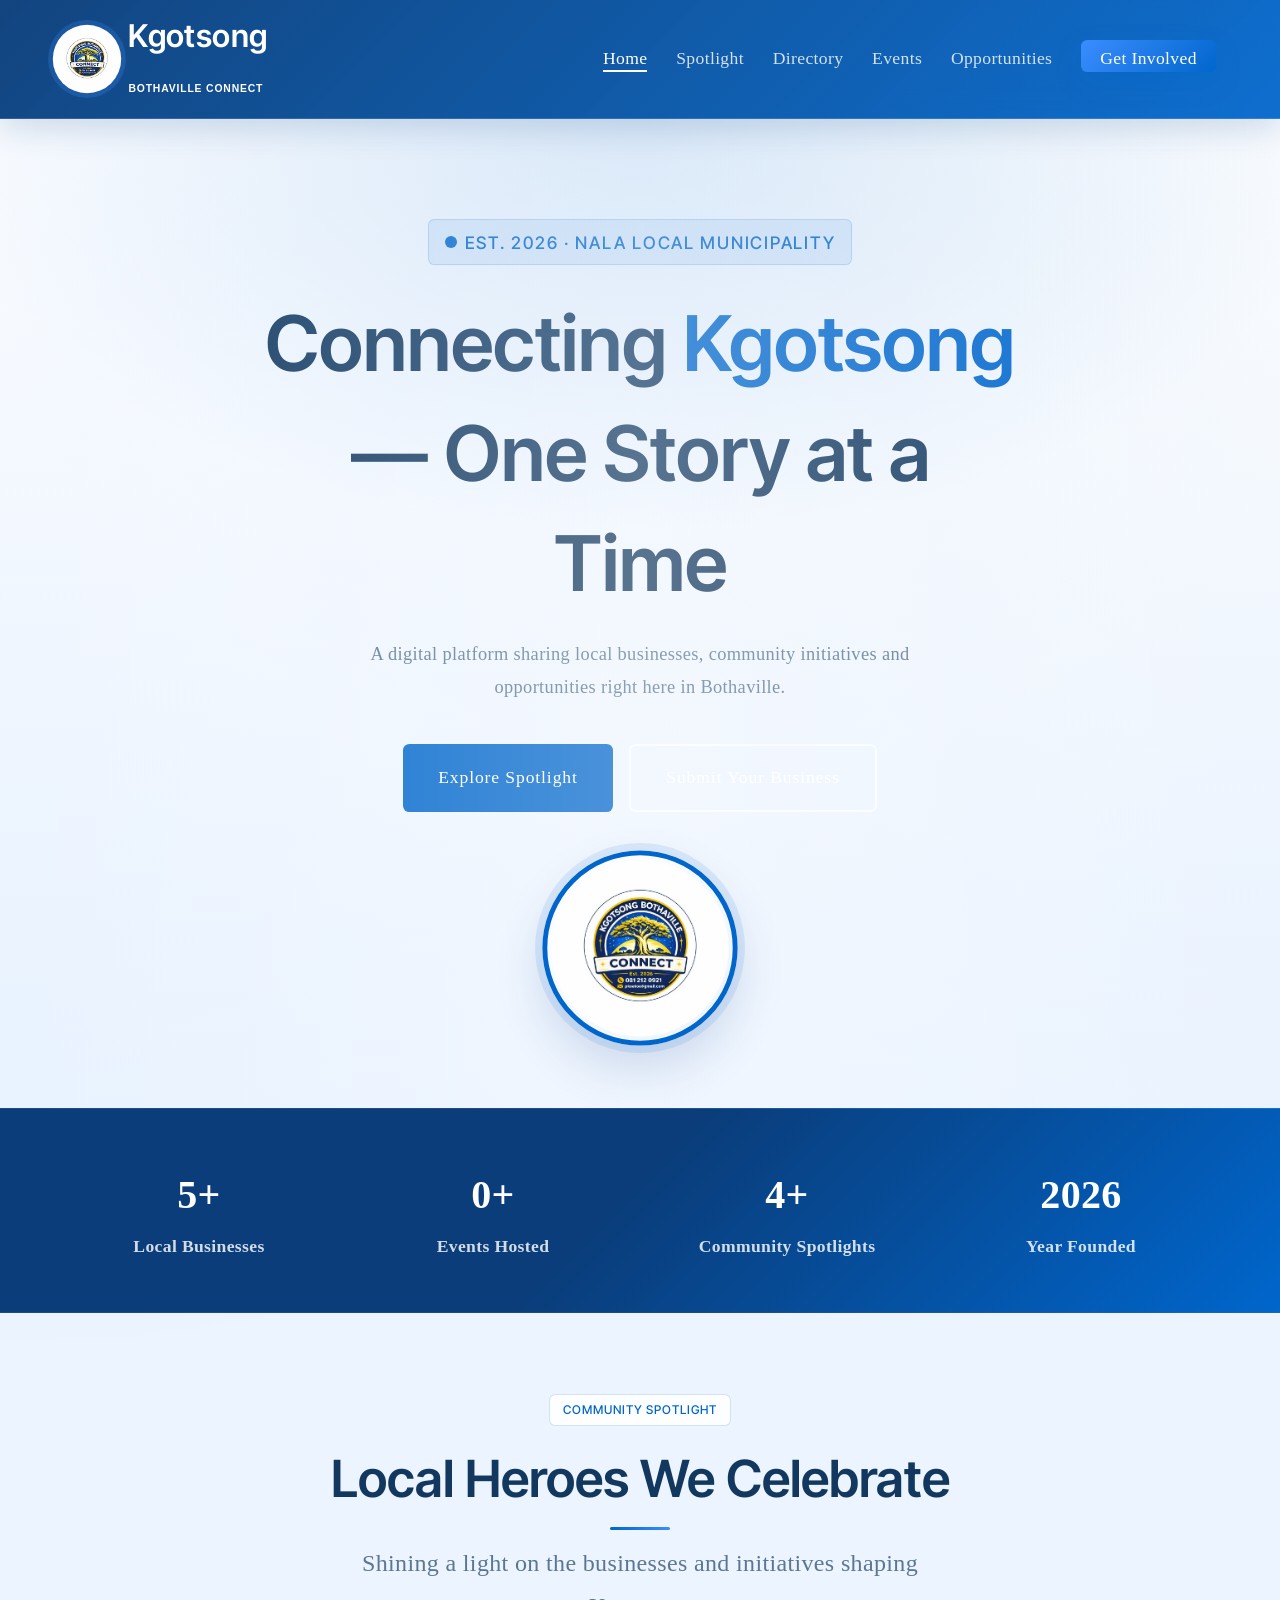
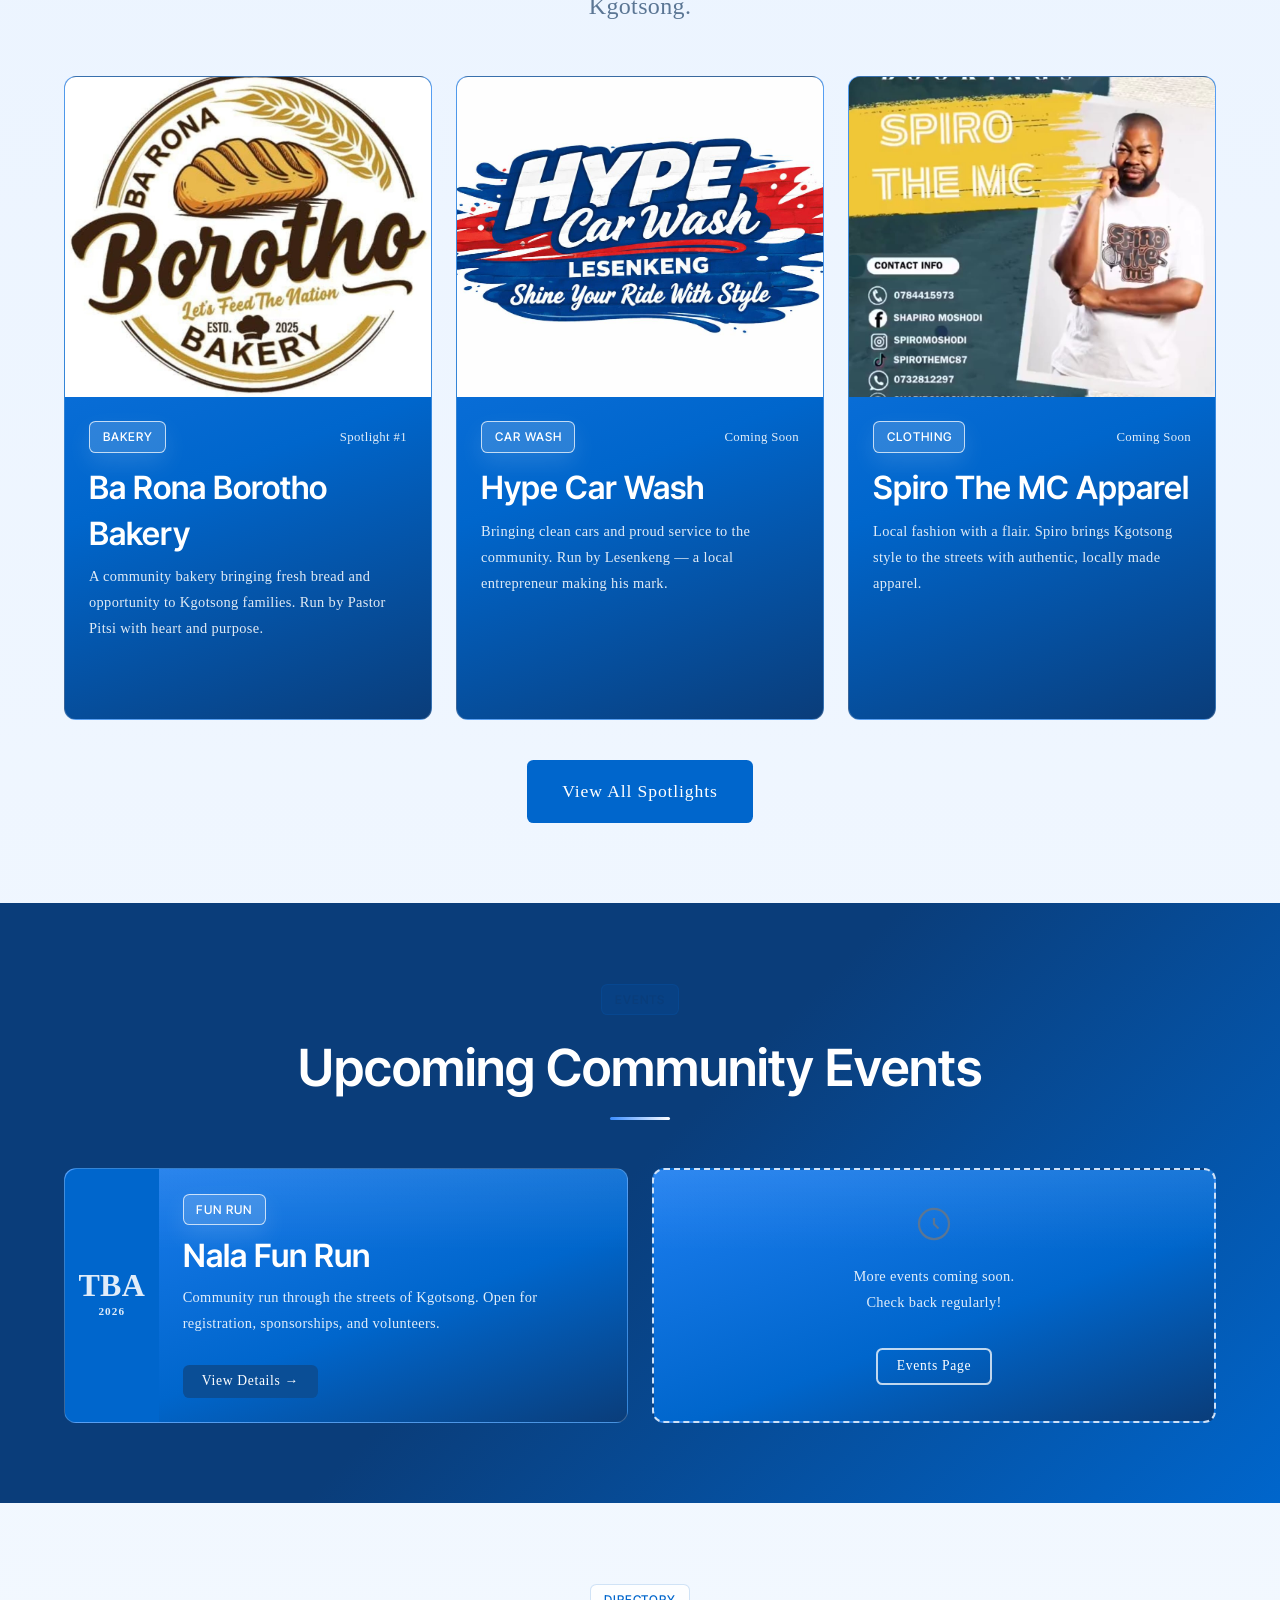
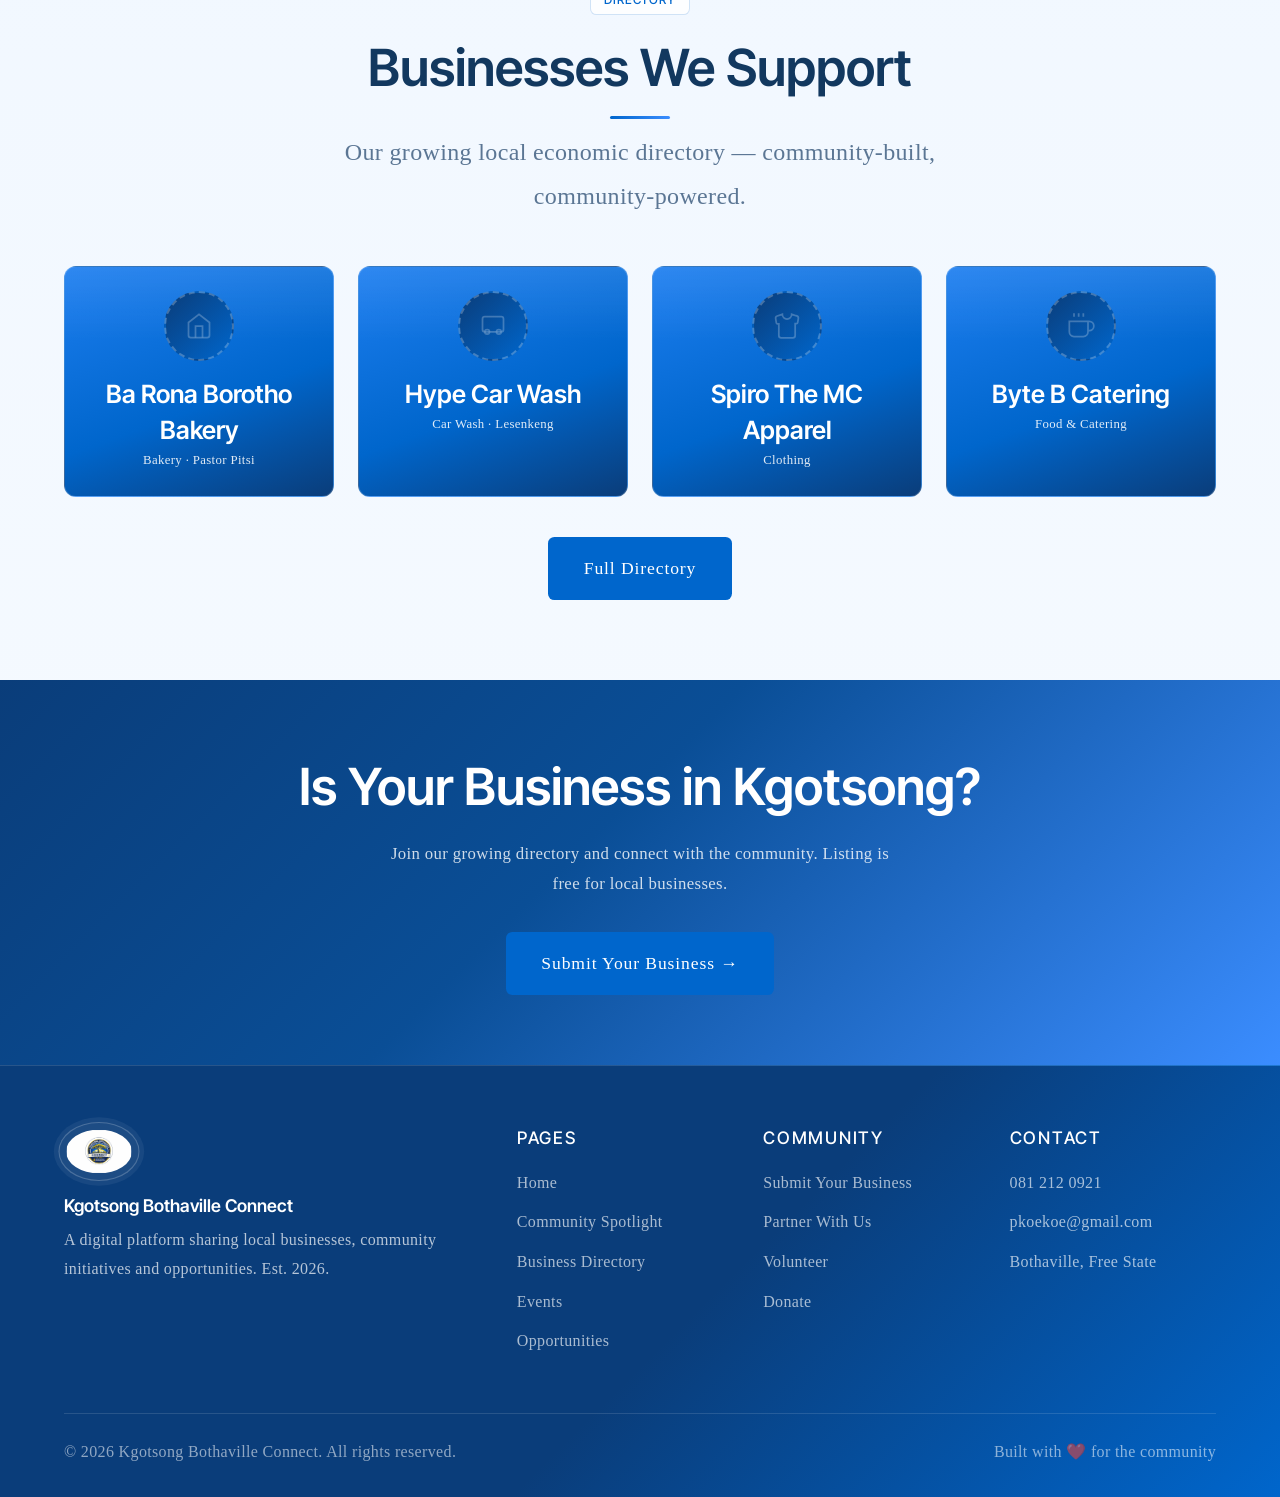
<file: index.html>
<!DOCTYPE html>
<html lang="en">
<head>
  <meta charset="UTF-8" />
  <meta http-equiv="refresh" content="0; url=kgotsong/index.html" />
  <meta name="viewport" content="width=device-width, initial-scale=1.0" />
  <title>Kgotsong Bothaville Connect</title>
  <script>
    window.location.replace("kgotsong/index.html");
  </script>
</head>
<body>
  <p>If you are not redirected automatically, <a href="kgotsong/index.html">open the site</a>.</p>
</body>
</html>
</file>
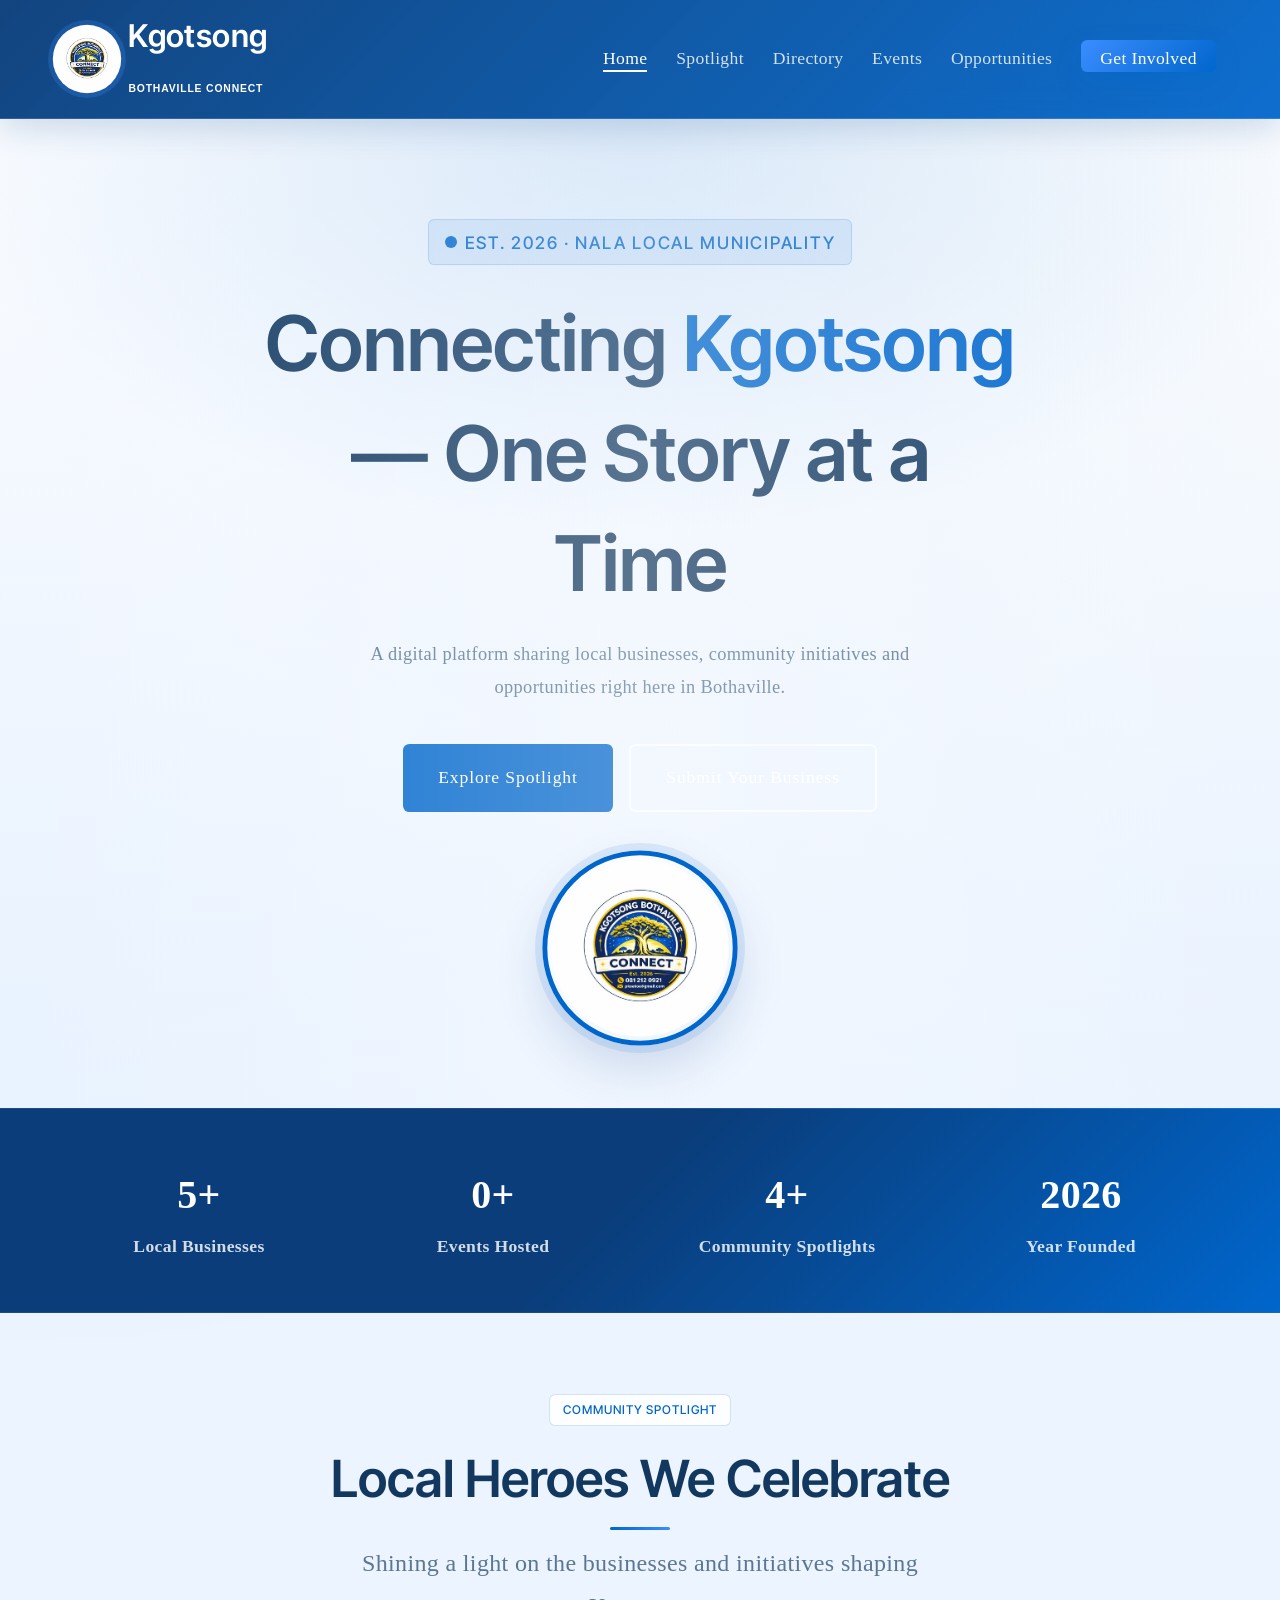
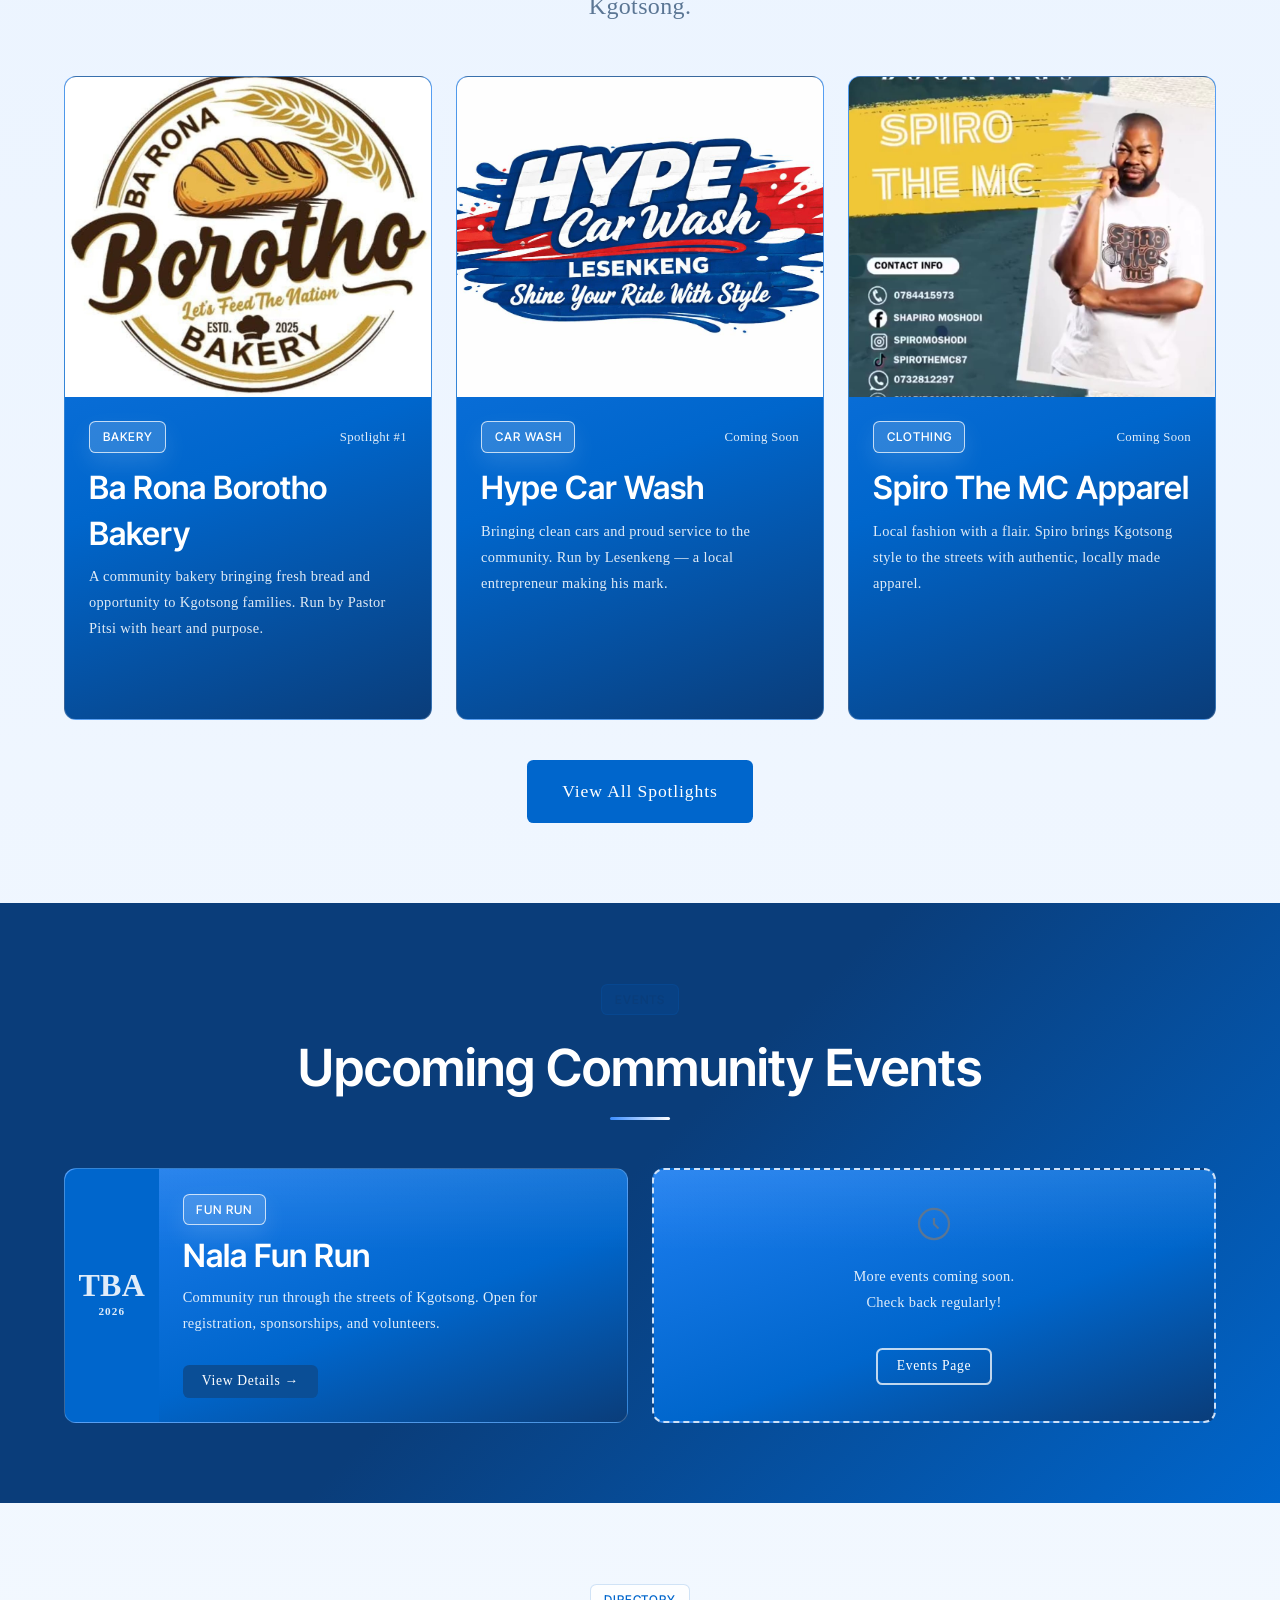
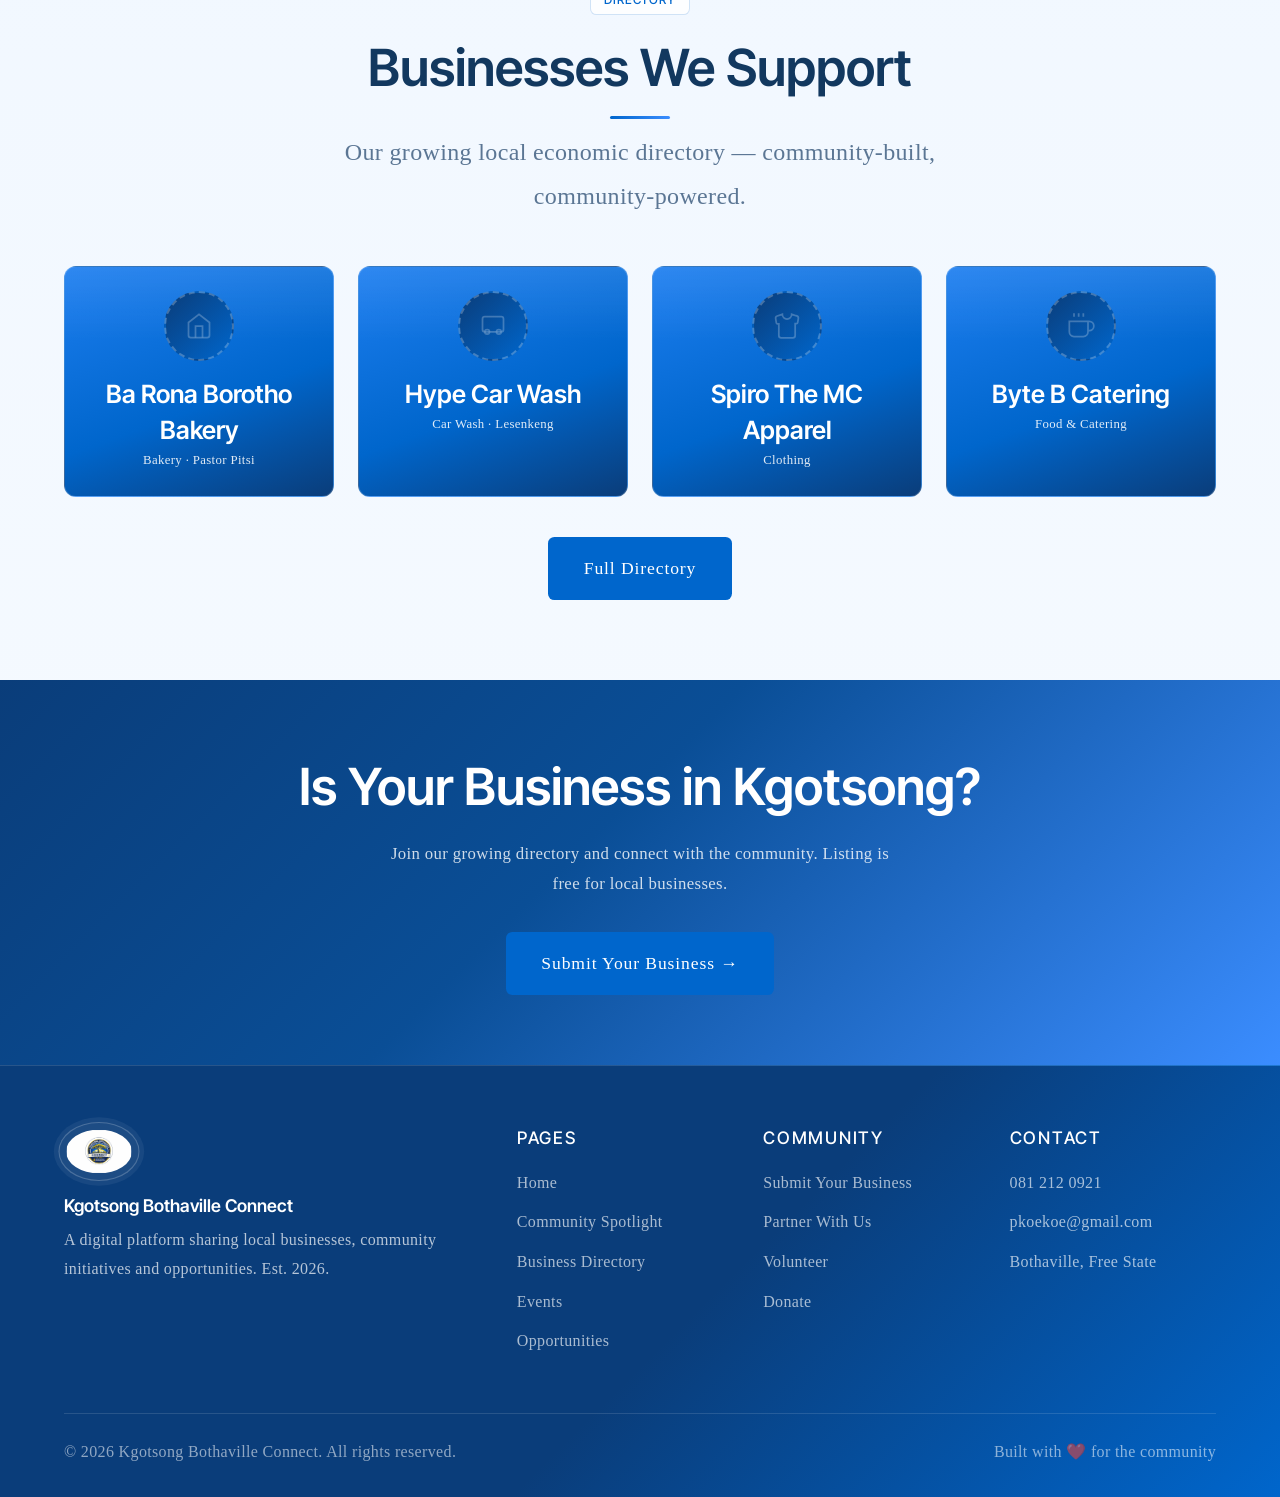
<file: kgotsong/index.html>
<!DOCTYPE html>
<html lang="en">
<head>
  <meta charset="UTF-8" />
  <meta name="viewport" content="width=device-width, initial-scale=1.0" />
  <title>Kgotsong Bothaville Connect</title>
  <link rel="stylesheet" href="css/style.css" />
  <link rel="icon" type="image/jpeg" href="images/Nala Municipality Logo.jpeg" />
</head>
<body class="home-page">

  <!-- NAV -->
  <div id="nav-placeholder"></div>

  <!-- ═══════════════ HERO ═══════════════ -->
  <section class="hero" style="text-align:center;">
    <div class="container">
      <div class="hero-badge">
        <svg width="12" height="12" viewBox="0 0 12 12" fill="currentColor"><circle cx="6" cy="6" r="6"/></svg>
        Est. 2026 · Nala Local Municipality
      </div>
      <h1 class="hero-title" style="max-width:760px;margin:0 auto 1.2rem">
        Connecting <span>Kgotsong</span> — One Story at a Time
      </h1>
      <p style="font-size:1.15rem;max-width:560px;margin:0 auto 2.5rem;color:var(--muted)">
        A digital platform sharing local businesses, community initiatives and opportunities right here in Bothaville.
      </p>
      <div style="display:flex;gap:1rem;justify-content:center;flex-wrap:wrap">
        <a href="pages/spotlight.html" class="btn btn-primary">Explore Spotlight</a>
        <a href="pages/support.html" class="btn btn-outline">Submit Your Business</a>
      </div>

      <!-- Logo hero image -->
      <div style="margin-top:3.5rem">
        <img
          src="images/Nala Municipality Logo.jpeg"
          alt="Kgotsong Bothaville Connect"
          style="width:160px;height:160px;border-radius:50%;object-fit:cover;border:4px solid var(--gold);box-shadow:0 0 40px rgba(245,197,66,0.25);margin:0 auto"
          onerror="this.outerHTML='<div class=\'img-placeholder\' style=\'width:160px;height:160px;border-radius:50%;margin:0 auto\'><svg width=48 height=48 viewBox=\'0 0 24 24\' fill=\'none\' stroke=\'currentColor\' stroke-width=\'1.5\'><circle cx=12 cy=12 r=10/><path d=\'M12 6v6l4 2\'/></svg><span>Logo</span></div>'"
        />
      </div>
    </div>
  </section>

  <!-- ═══════════════ STATS ═══════════════ -->
  <section class="section-sm stats-section" style="background:var(--deep);border-top:1px solid var(--border);border-bottom:1px solid var(--border)">
    <div class="container">
      <div class="grid-4" style="text-align:center">
        <div class="fade-up">
          <div style="font-family:'Playfair Display',serif;font-size:2.5rem;font-weight:900;color:var(--gold)" data-count="6" data-suffix="+">0+</div>
          <p style="margin:0;font-weight:600;color:var(--text)">Local Businesses</p>
        </div>
        <div class="fade-up">
          <div style="font-family:'Playfair Display',serif;font-size:2.5rem;font-weight:900;color:var(--gold)" data-count="1" data-suffix="+">0+</div>
          <p style="margin:0;font-weight:600;color:var(--text)">Events Hosted</p>
        </div>
        <div class="fade-up">
          <div style="font-family:'Playfair Display',serif;font-size:2.5rem;font-weight:900;color:var(--gold)" data-count="5" data-suffix="+">0+</div>
          <p style="margin:0;font-weight:600;color:var(--text)">Community Spotlights</p>
        </div>
        <div class="fade-up">
          <div style="font-family:'Playfair Display',serif;font-size:2.5rem;font-weight:900;color:var(--gold)">2026</div>
          <p style="margin:0;font-weight:600;color:var(--text)">Year Founded</p>
        </div>
      </div>
    </div>
  </section>

  <!-- ═══════════════ LATEST SPOTLIGHT ═══════════════ -->
  <section class="section">
    <div class="container">
      <div class="section-header fade-up">
        <span class="tag tag-gold">Community Spotlight</span>
        <h2 style="margin-top:1rem">Local Heroes We Celebrate</h2>
        <div class="gold-line"></div>
        <p>Shining a light on the businesses and initiatives shaping Kgotsong.</p>
      </div>

      <div class="grid-3">
        <!-- Spotlight 1 — Ba Rona Borotho Bakery -->
        <div class="card fade-up">
          <img src="images/barona-borotho.jpeg" alt="Ba Rona Borotho Bakery" class="card-img" style="object-fit:cover;height:320px;width:100%" />
          <div class="card-body">
            <div style="display:flex;justify-content:space-between;align-items:center;margin-bottom:0.75rem">
              <span class="tag tag-gold">Bakery</span>
              <span style="font-size:0.8rem;color:var(--muted)">Spotlight #1</span>
            </div>
            <h3>Ba Rona Borotho Bakery</h3>
            <p style="font-size:0.9rem;margin-top:0.5rem">A community bakery bringing fresh bread and opportunity to Kgotsong families. Run by Pastor Pitsi with heart and purpose.</p>
            <a href="pages/spotlight.html#barona" class="btn btn-outline" style="margin-top:1rem;padding:0.5rem 1.2rem;font-size:0.85rem">Read Story →</a>
          </div>
        </div>

        <!-- Spotlight 2 — Hype Car Wash -->
        <div class="card fade-up">
          <img src="images/hype-carwash.jpeg" alt="Hype Car Wash" class="card-img" style="object-fit:cover;height:300px;width:100%" />
          <div class="card-body">
            <div style="display:flex;justify-content:space-between;align-items:center;margin-bottom:0.75rem">
              <span class="tag tag-green">Car Wash</span>
              <span style="font-size:0.8rem;color:var(--muted)">Coming Soon</span>
            </div>
            <h3>Hype Car Wash</h3>
            <p style="font-size:0.9rem;margin-top:0.5rem">Bringing clean cars and proud service to the community. Run by Lesenkeng — a local entrepreneur making his mark.</p>
            <a href="pages/spotlight.html" class="btn btn-outline" style="margin-top:1rem;padding:0.5rem 1.2rem;font-size:0.85rem">Coming Soon →</a>
          </div>
        </div>

        <!-- Spotlight 3 — Spiro The MC Apparel -->
        <div class="card fade-up">
          <img src="images/spiro-apparel.jpeg" alt="Spiro The MC Apparel" class="card-img" style="object-fit:cover;height:350px;width:100%" />
          <div class="card-body">
            <div style="display:flex;justify-content:space-between;align-items:center;margin-bottom:0.75rem">
              <span class="tag tag-gold">Clothing</span>
              <span style="font-size:0.8rem;color:var(--muted)">Coming Soon</span>
            </div>
            <h3>Spiro The MC Apparel</h3>
            <p style="font-size:0.9rem;margin-top:0.5rem">Local fashion with a flair. Spiro brings Kgotsong style to the streets with authentic, locally made apparel.</p>
            <a href="pages/spotlight.html" class="btn btn-outline" style="margin-top:1rem;padding:0.5rem 1.2rem;font-size:0.85rem">Coming Soon →</a>
          </div>
        </div>
      </div>

      <div style="text-align:center;margin-top:2.5rem">
        <a href="pages/spotlight.html" class="btn btn-primary">View All Spotlights</a>
      </div>
    </div>
  </section>

  <!-- ═══════════════ UPCOMING EVENTS ═══════════════ -->
  <section class="section" style="background:var(--deep)">
    <div class="container">
      <div class="section-header fade-up">
        <span class="tag tag-green">Events</span>
        <h2 style="margin-top:1rem">Upcoming Community Events</h2>
        <div class="gold-line"></div>
      </div>

      <div class="grid-2">
        <div class="card fade-up" style="display:flex;gap:0;">
          <div style="background:var(--gold);color:var(--night);padding:1.5rem;display:flex;flex-direction:column;align-items:center;justify-content:center;min-width:90px;border-radius:var(--radius) 0 0 var(--radius)">
            <span style="font-family:'Playfair Display',serif;font-size:2rem;font-weight:900;line-height:1">TBA</span>
            <span style="font-size:0.7rem;font-weight:700;text-transform:uppercase;letter-spacing:0.1em">2026</span>
          </div>
          <div class="card-body">
            <span class="tag tag-green" style="margin-bottom:0.5rem">Fun Run</span>
            <h3>Nala Fun Run</h3>
            <p style="font-size:0.9rem;margin-top:0.4rem">Community run through the streets of Kgotsong. Open for registration, sponsorships, and volunteers.</p>
            <a href="pages/events.html" class="btn btn-green" style="margin-top:0.75rem;padding:0.5rem 1.2rem;font-size:0.85rem">View Details →</a>
          </div>
        </div>

        <div class="card fade-up" style="border:2px dashed var(--border);display:flex;align-items:center;justify-content:center;padding:2rem;text-align:center;min-height:160px">
          <div>
            <svg width="36" height="36" viewBox="0 0 24 24" fill="none" stroke="var(--muted)" stroke-width="1.5" style="margin:0 auto 0.75rem"><circle cx="12" cy="12" r="10"/><path d="M12 8v4l3 3"/></svg>
            <p style="font-size:0.9rem">More events coming soon.<br>Check back regularly!</p>
            <a href="pages/events.html" class="btn btn-outline" style="margin-top:1rem;padding:0.5rem 1.2rem;font-size:0.85rem">Events Page</a>
          </div>
        </div>
      </div>
    </div>
  </section>

  <!-- ═══════════════ BUSINESSES SECTION ═══════════════ -->
  <section class="section">
    <div class="container">
      <div class="section-header fade-up">
        <span class="tag tag-gold">Directory</span>
        <h2 style="margin-top:1rem">Businesses We Support</h2>
        <div class="gold-line"></div>
        <p>Our growing local economic directory — community-built, community-powered.</p>
      </div>

      <div class="grid-4">
        <div class="card fade-up" style="text-align:center;padding:1.5rem">
          <div class="img-placeholder" style="width:70px;height:70px;border-radius:50%;margin:0 auto 1rem">
            <svg width="28" height="28" viewBox="0 0 24 24" fill="none" stroke="currentColor" stroke-width="1.5"><path d="M3 9l9-7 9 7v11a2 2 0 01-2 2H5a2 2 0 01-2-2z"/><polyline points="9 22 9 12 15 12 15 22"/></svg>
          </div>
          <h4>Ba Rona Borotho Bakery</h4>
          <p style="font-size:0.8rem;color:var(--muted)">Bakery · Pastor Pitsi</p>
        </div>
        <div class="card fade-up" style="text-align:center;padding:1.5rem">
          <div class="img-placeholder" style="width:70px;height:70px;border-radius:50%;margin:0 auto 1rem">
            <svg width="28" height="28" viewBox="0 0 24 24" fill="none" stroke="currentColor" stroke-width="1.5"><path d="M19 17H5a2 2 0 01-2-2V6a2 2 0 012-2h14a2 2 0 012 2v9a2 2 0 01-2 2z"/><circle cx="7" cy="17" r="2"/><circle cx="17" cy="17" r="2"/></svg>
          </div>
          <h4>Hype Car Wash</h4>
          <p style="font-size:0.8rem;color:var(--muted)">Car Wash · Lesenkeng</p>
        </div>
        <div class="card fade-up" style="text-align:center;padding:1.5rem">
          <div class="img-placeholder" style="width:70px;height:100px;border-radius:50%;margin:0 auto 1rem">
            <svg width="28" height="28" viewBox="0 0 24 24" fill="none" stroke="currentColor" stroke-width="1.5"><path d="M20.38 3.46L16 2a4 4 0 01-8 0L3.62 3.46a2 2 0 00-1.34 2.23l.58 3.57a1 1 0 00.99.84H5v10a2 2 0 002 2h10a2 2 0 002-2V10h1.15a1 1 0 00.99-.84l.58-3.57a2 2 0 00-1.34-2.23z"/></svg>
          </div>
          <h4>Spiro The MC Apparel</h4>
          <p style="font-size:0.8rem;color:var(--muted)">Clothing</p>
        </div>
        <div class="card fade-up" style="text-align:center;padding:1.5rem">
          <div class="img-placeholder" style="width:70px;height:70px;border-radius:50%;margin:0 auto 1rem">
            <svg width="28" height="28" viewBox="0 0 24 24" fill="none" stroke="currentColor" stroke-width="1.5"><path d="M18 8h1a4 4 0 010 8h-1M2 8h16v9a4 4 0 01-4 4H6a4 4 0 01-4-4V8zM6 1v3M10 1v3M14 1v3"/></svg>
          </div>
          <h4>Byte B Catering</h4>
          <p style="font-size:0.8rem;color:var(--muted)">Food & Catering</p>
        </div>
      </div>

      <div style="text-align:center;margin-top:2.5rem">
        <a href="pages/directory.html" class="btn btn-primary">Full Directory</a>
      </div>
    </div>
  </section>

  <!-- ═══════════════ CTA BAND ═══════════════ -->
  <section style="background:linear-gradient(135deg,var(--green) 0%,#1a5c38 100%);padding:70px 0">
    <div class="container" style="text-align:center">
      <h2 class="fade-up" style="color:var(--white)">Is Your Business in Kgotsong?</h2>
      <p class="fade-up" style="max-width:520px;margin:1rem auto;color:rgba(255,255,255,0.8);font-size:1.05rem">Join our growing directory and connect with the community. Listing is free for local businesses.</p>
      <a href="pages/support.html" class="btn btn-primary fade-up" style="margin-top:1rem">Submit Your Business →</a>
    </div>
  </section>

  <!-- FOOTER -->
  <div id="footer-placeholder"></div>

  <script src="js/nav.js"></script>
  <script src="js/main.js"></script>
</body>
</html>
</file>
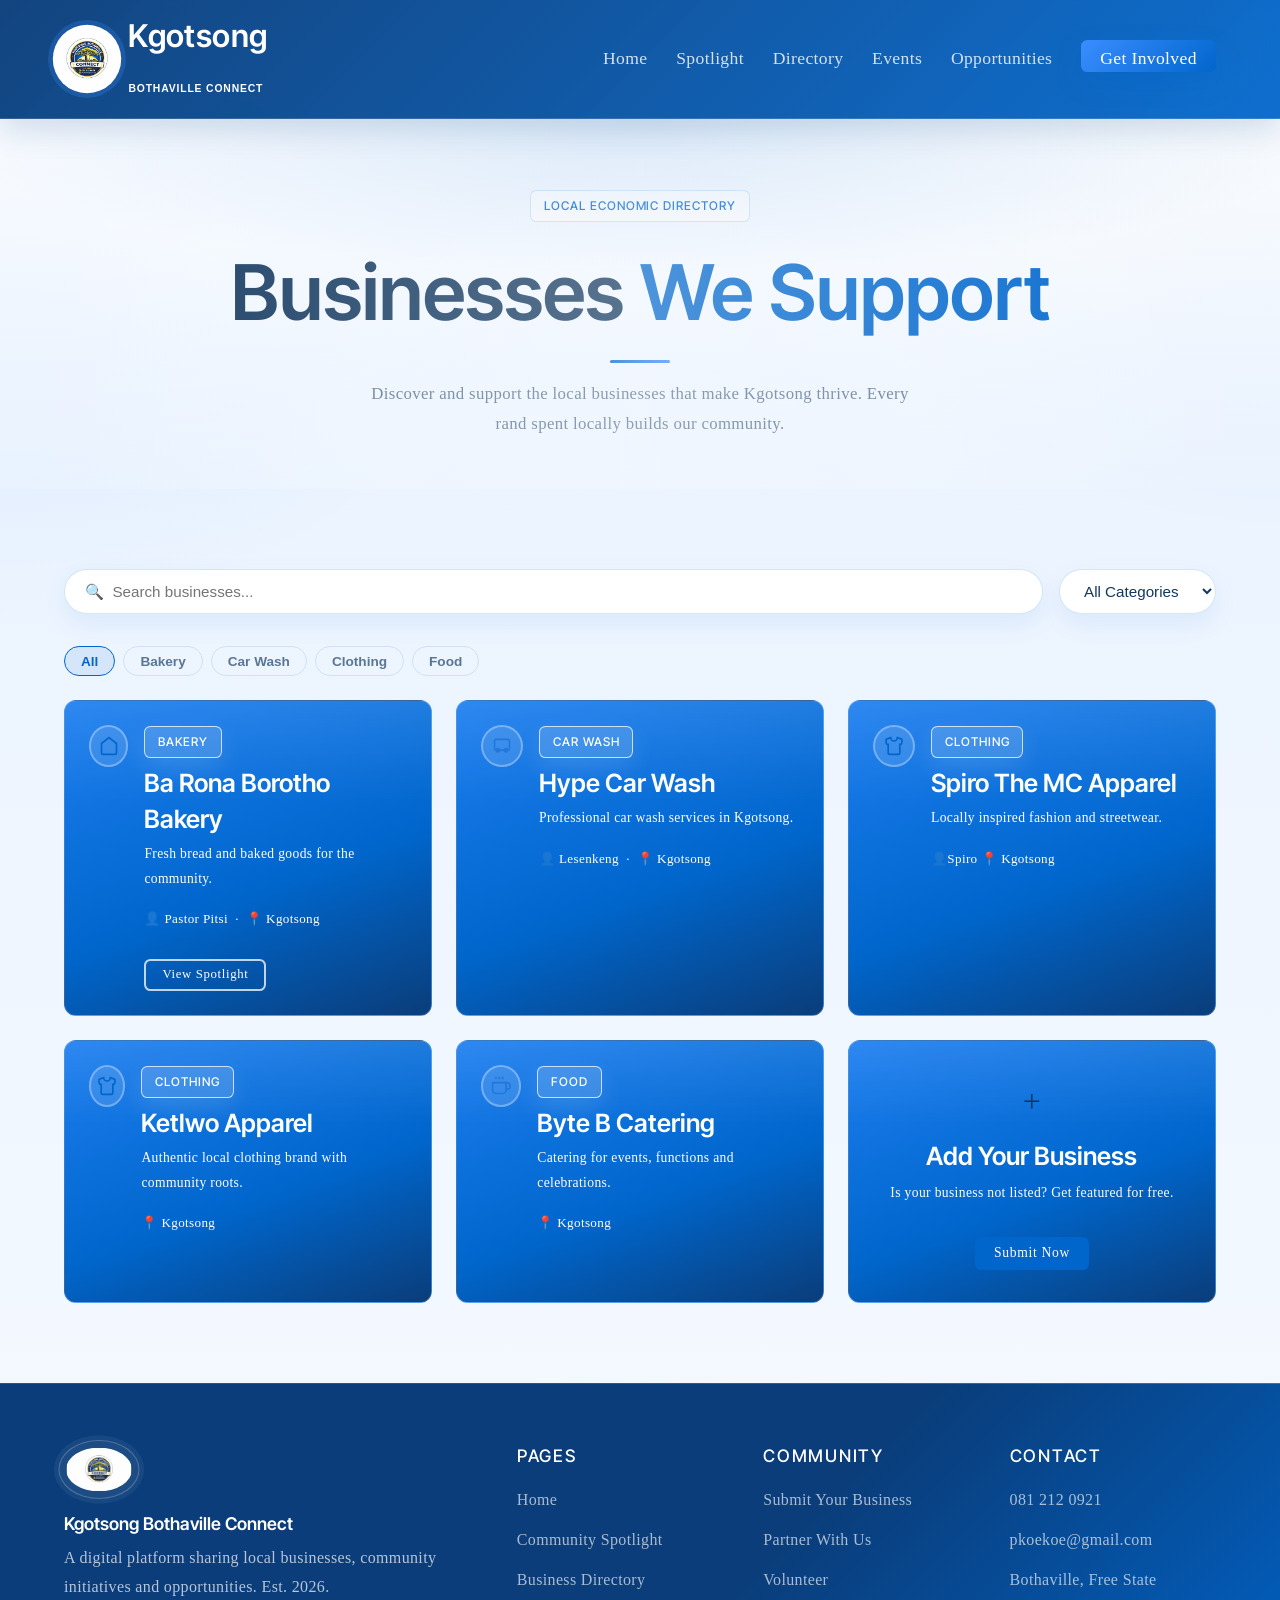
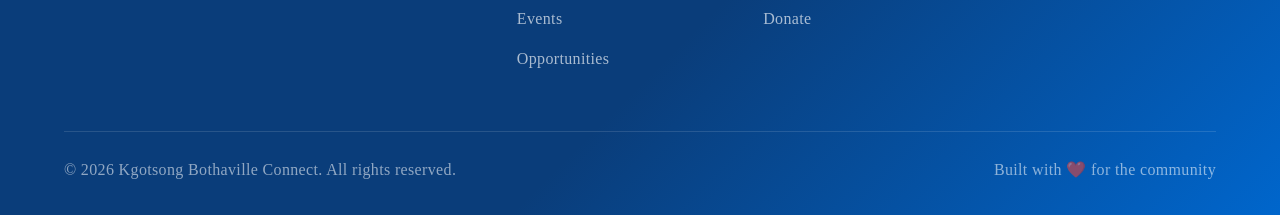
<file: kgotsong/pages/directory.html>
<!DOCTYPE html>
<html lang="en">
<head>
  <meta charset="UTF-8" />
  <meta name="viewport" content="width=device-width, initial-scale=1.0" />
  <title>Business Directory — Kgotsong Bothaville Connect</title>
  <link rel="stylesheet" href="../css/style.css" />
  <link rel="icon" type="image/jpeg" href="../images/Nala Municipality Logo.jpeg" />
  <style>
    .biz-table { width:100%; border-collapse:collapse; }
    .biz-table th { text-align:left; padding:1rem 1.25rem; font-size:0.8rem; text-transform:uppercase; letter-spacing:0.08em; color:var(--gold); border-bottom:2px solid var(--border); font-family:'Mulish',sans-serif; font-weight:700; }
    .biz-table td { padding:1.1rem 1.25rem; border-bottom:1px solid var(--border); font-size:0.95rem; vertical-align:middle; }
    .biz-table tr:last-child td { border-bottom:none; }
    .biz-table tr:hover td { background:var(--gold-dim); }
    .biz-avatar { width:42px; height:42px; border-radius:50%; border:2px solid var(--border); display:flex;align-items:center;justify-content:center;background:var(--deep); }
    .search-bar { display:flex;gap:1rem;margin-bottom:2rem;flex-wrap:wrap; }
    .search-bar input { flex:1;min-width:220px;background:var(--white);border:1px solid rgba(0,102,204,0.16);border-radius:50px;padding:0.75rem 1.25rem;color:var(--text);font-family:'Mulish',sans-serif;font-size:0.95rem;outline:none;box-shadow:0 10px 24px rgba(0,102,204,0.08); }
    .search-bar input:focus { border-color:var(--gold); box-shadow:0 0 0 4px rgba(0,102,204,0.12); }
    .search-bar select { background:var(--white);border:1px solid rgba(0,102,204,0.16);border-radius:50px;padding:0.75rem 1.25rem;color:var(--text);font-family:'Mulish',sans-serif;font-size:0.95rem;outline:none;cursor:pointer;box-shadow:0 10px 24px rgba(0,102,204,0.08); }
    .filter-btns { display:flex;gap:0.5rem;flex-wrap:wrap;margin-bottom:1.5rem; }
    .filter-btn { padding:0.4rem 1rem;border-radius:50px;border:1px solid var(--border);background:transparent;color:var(--muted);font-size:0.85rem;font-weight:600;cursor:pointer;transition:var(--transition);font-family:'Mulish',sans-serif; }
    .filter-btn.active, .filter-btn:hover { border-color:var(--gold);color:var(--gold);background:var(--gold-dim); }
  </style>
</head>
<body class="directory-page">

  <div id="nav-placeholder"></div>

  <!-- PAGE HERO -->
  <section class="hero" style="padding:70px 0 50px;text-align:center">
    <div class="container">
      <span class="tag tag-gold">Local Economic Directory</span>
      <h1 style="margin-top:1rem">Businesses <span style="color:var(--gold)">We Support</span></h1>
      <div class="gold-line"></div>
      <p style="max-width:560px;margin:1rem auto 0;font-size:1.05rem">
        Discover and support the local businesses that make Kgotsong thrive. Every rand spent locally builds our community.
      </p>
    </div>
  </section>

  <!-- DIRECTORY -->
  <section class="section">
    <div class="container">

      <!-- Search & Filter -->
      <div class="search-bar fade-up">
        <input type="text" id="searchInput" placeholder="🔍  Search businesses..." oninput="filterTable()" />
        <select id="categoryFilter" onchange="filterTable()">
          <option value="">All Categories</option>
          <option value="Bakery">Bakery</option>
          <option value="Car Wash">Car Wash</option>
          <option value="Clothing">Clothing</option>
          <option value="Food">Food</option>
        </select>
      </div>

      <div class="filter-btns fade-up">
        <button class="filter-btn active" onclick="setFilter('',this)">All</button>
        <button class="filter-btn" onclick="setFilter('Bakery',this)">Bakery</button>
        <button class="filter-btn" onclick="setFilter('Car Wash',this)">Car Wash</button>
        <button class="filter-btn" onclick="setFilter('Clothing',this)">Clothing</button>
        <button class="filter-btn" onclick="setFilter('Food',this)">Food</button>
      </div>

      <!-- Card Grid -->
      <div class="grid-3" id="bizGrid">

        <div class="card fade-up" data-category="Bakery" data-name="Ba Rona Borotho Bakery">
          <div class="card-body" style="display:flex;gap:1rem;align-items:flex-start">
            <div class="biz-avatar">
              <svg width="20" height="20" viewBox="0 0 24 24" fill="none" stroke="var(--gold)" stroke-width="2"><path d="M3 9l9-7 9 7v11a2 2 0 01-2 2H5a2 2 0 01-2-2z"/></svg>
            </div>
            <div>
              <span class="tag tag-gold" style="margin-bottom:0.5rem">Bakery</span>
              <h4>Ba Rona Borotho Bakery</h4>
              <p style="font-size:0.85rem;margin-top:0.3rem">Fresh bread and baked goods for the community.</p>
              <p style="font-size:0.82rem;color:var(--gold)">👤 Pastor Pitsi &nbsp;·&nbsp; 📍 Kgotsong</p>
              <a href="spotlight.html#barona" class="btn btn-outline" style="margin-top:0.75rem;padding:0.4rem 1rem;font-size:0.8rem">View Spotlight</a>
            </div>
          </div>
        </div>

        <div class="card fade-up" data-category="Car Wash" data-name="Hype Car Wash">
          <div class="card-body" style="display:flex;gap:1rem;align-items:flex-start">
            <div class="biz-avatar">
              <svg width="20" height="20" viewBox="0 0 24 24" fill="none" stroke="var(--green-light)" stroke-width="2"><path d="M19 17H5a2 2 0 01-2-2V6a2 2 0 012-2h14a2 2 0 012 2v9a2 2 0 01-2 2z"/><circle cx="7" cy="17" r="2"/><circle cx="17" cy="17" r="2"/></svg>
            </div>
            <div>
              <span class="tag tag-green" style="margin-bottom:0.5rem">Car Wash</span>
              <h4>Hype Car Wash</h4>
              <p style="font-size:0.85rem;margin-top:0.3rem">Professional car wash services in Kgotsong.</p>
              <p style="font-size:0.82rem;color:var(--gold)">👤 Lesenkeng &nbsp;·&nbsp; 📍 Kgotsong</p>
            </div>
          </div>
        </div>

        <div class="card fade-up" data-category="Clothing" data-name="Spiro The MC Apparel">
          <div class="card-body" style="display:flex;gap:1rem;align-items:flex-start">
            <div class="biz-avatar">
              <svg width="20" height="20" viewBox="0 0 24 24" fill="none" stroke="var(--gold)" stroke-width="2"><path d="M20.38 3.46L16 2a4 4 0 01-8 0L3.62 3.46a2 2 0 00-1.34 2.23l.58 3.57a1 1 0 00.99.84H5v10a2 2 0 002 2h10a2 2 0 002-2V10h1.15a1 1 0 00.99-.84l.58-3.57a2 2 0 00-1.34-2.23z"/></svg>
            </div>
            <div>
              <span class="tag tag-gold" style="margin-bottom:0.5rem">Clothing</span>
              <h4>Spiro The MC Apparel</h4>
              <p style="font-size:0.85rem;margin-top:0.3rem">Locally inspired fashion and streetwear.</p>
              <p style="font-size:0.82rem;color:var(--muted)">👤Spiro 📍 Kgotsong</p>
            </div>
          </div>
        </div>

        <div class="card fade-up" data-category="Clothing" data-name="Ketlwo Apparel">
          <div class="card-body" style="display:flex;gap:1rem;align-items:flex-start">
            <div class="biz-avatar">
              <svg width="20" height="20" viewBox="0 0 24 24" fill="none" stroke="var(--gold)" stroke-width="2"><path d="M20.38 3.46L16 2a4 4 0 01-8 0L3.62 3.46a2 2 0 00-1.34 2.23l.58 3.57a1 1 0 00.99.84H5v10a2 2 0 002 2h10a2 2 0 002-2V10h1.15a1 1 0 00.99-.84l.58-3.57a2 2 0 00-1.34-2.23z"/></svg>
            </div>
            <div>
              <span class="tag tag-gold" style="margin-bottom:0.5rem">Clothing</span>
              <h4>Ketlwo Apparel</h4>
              <p style="font-size:0.85rem;margin-top:0.3rem">Authentic local clothing brand with community roots.</p>
              <p style="font-size:0.82rem;color:var(--muted)">📍 Kgotsong</p>
            </div>
          </div>
        </div>

        <div class="card fade-up" data-category="Food" data-name="Byte B Catering">
          <div class="card-body" style="display:flex;gap:1rem;align-items:flex-start">
            <div class="biz-avatar">
              <svg width="20" height="20" viewBox="0 0 24 24" fill="none" stroke="var(--green-light)" stroke-width="2"><path d="M18 8h1a4 4 0 010 8h-1M2 8h16v9a4 4 0 01-4 4H6a4 4 0 01-4-4V8zM6 1v3M10 1v3M14 1v3"/></svg>
            </div>
            <div>
              <span class="tag tag-green" style="margin-bottom:0.5rem">Food</span>
              <h4>Byte B Catering</h4>
              <p style="font-size:0.85rem;margin-top:0.3rem">Catering for events, functions and celebrations.</p>
              <p style="font-size:0.82rem;color:var(--muted)">📍 Kgotsong</p>
            </div>
          </div>
        </div>

        <!-- Add Yours CTA -->
        <div class="card fade-up" style="display:flex;align-items:center;justify-content:center;padding:2rem;text-align:center;min-height:160px" data-category="" data-name="__cta">
          <div>
            <div style="font-size:2rem;margin-bottom:0.5rem">+</div>
            <h4 style="color:var(--gold)">Add Your Business</h4>
            <p style="font-size:0.85rem;margin-top:0.4rem">Is your business not listed? Get featured for free.</p>
            <a href="support.html" class="btn btn-primary" style="margin-top:1rem;padding:0.5rem 1.2rem;font-size:0.85rem">Submit Now</a>
          </div>
        </div>

      </div>

      <!-- No results message -->
      <p id="noResults" style="display:none;text-align:center;color:var(--muted);padding:2rem">No businesses found. Try a different search.</p>

    </div>
  </section>

  <div id="footer-placeholder"></div>
  <script src="../js/nav.js"></script>
  <script src="../js/main.js"></script>
  <script>
    function filterTable() {
      const search = document.getElementById('searchInput').value.toLowerCase();
      const cat = document.getElementById('categoryFilter').value;
      const cards = document.querySelectorAll('#bizGrid .card[data-name]');
      let visible = 0;
      cards.forEach(card => {
        const name = (card.dataset.name || '').toLowerCase();
        const category = card.dataset.category || '';
        const nameMatch = name.includes(search);
        const catMatch = !cat || category === cat;
        const show = nameMatch && catMatch && name !== '__cta';
        if (name === '__cta') { card.style.display = ''; return; }
        card.style.display = show ? '' : 'none';
        if (show) visible++;
      });
      document.getElementById('noResults').style.display = visible === 0 ? 'block' : 'none';
    }
    function setFilter(cat, btn) {
      document.querySelectorAll('.filter-btn').forEach(b => b.classList.remove('active'));
      btn.classList.add('active');
      document.getElementById('categoryFilter').value = cat;
      filterTable();
    }
  </script>
</body>
</html>
</file>
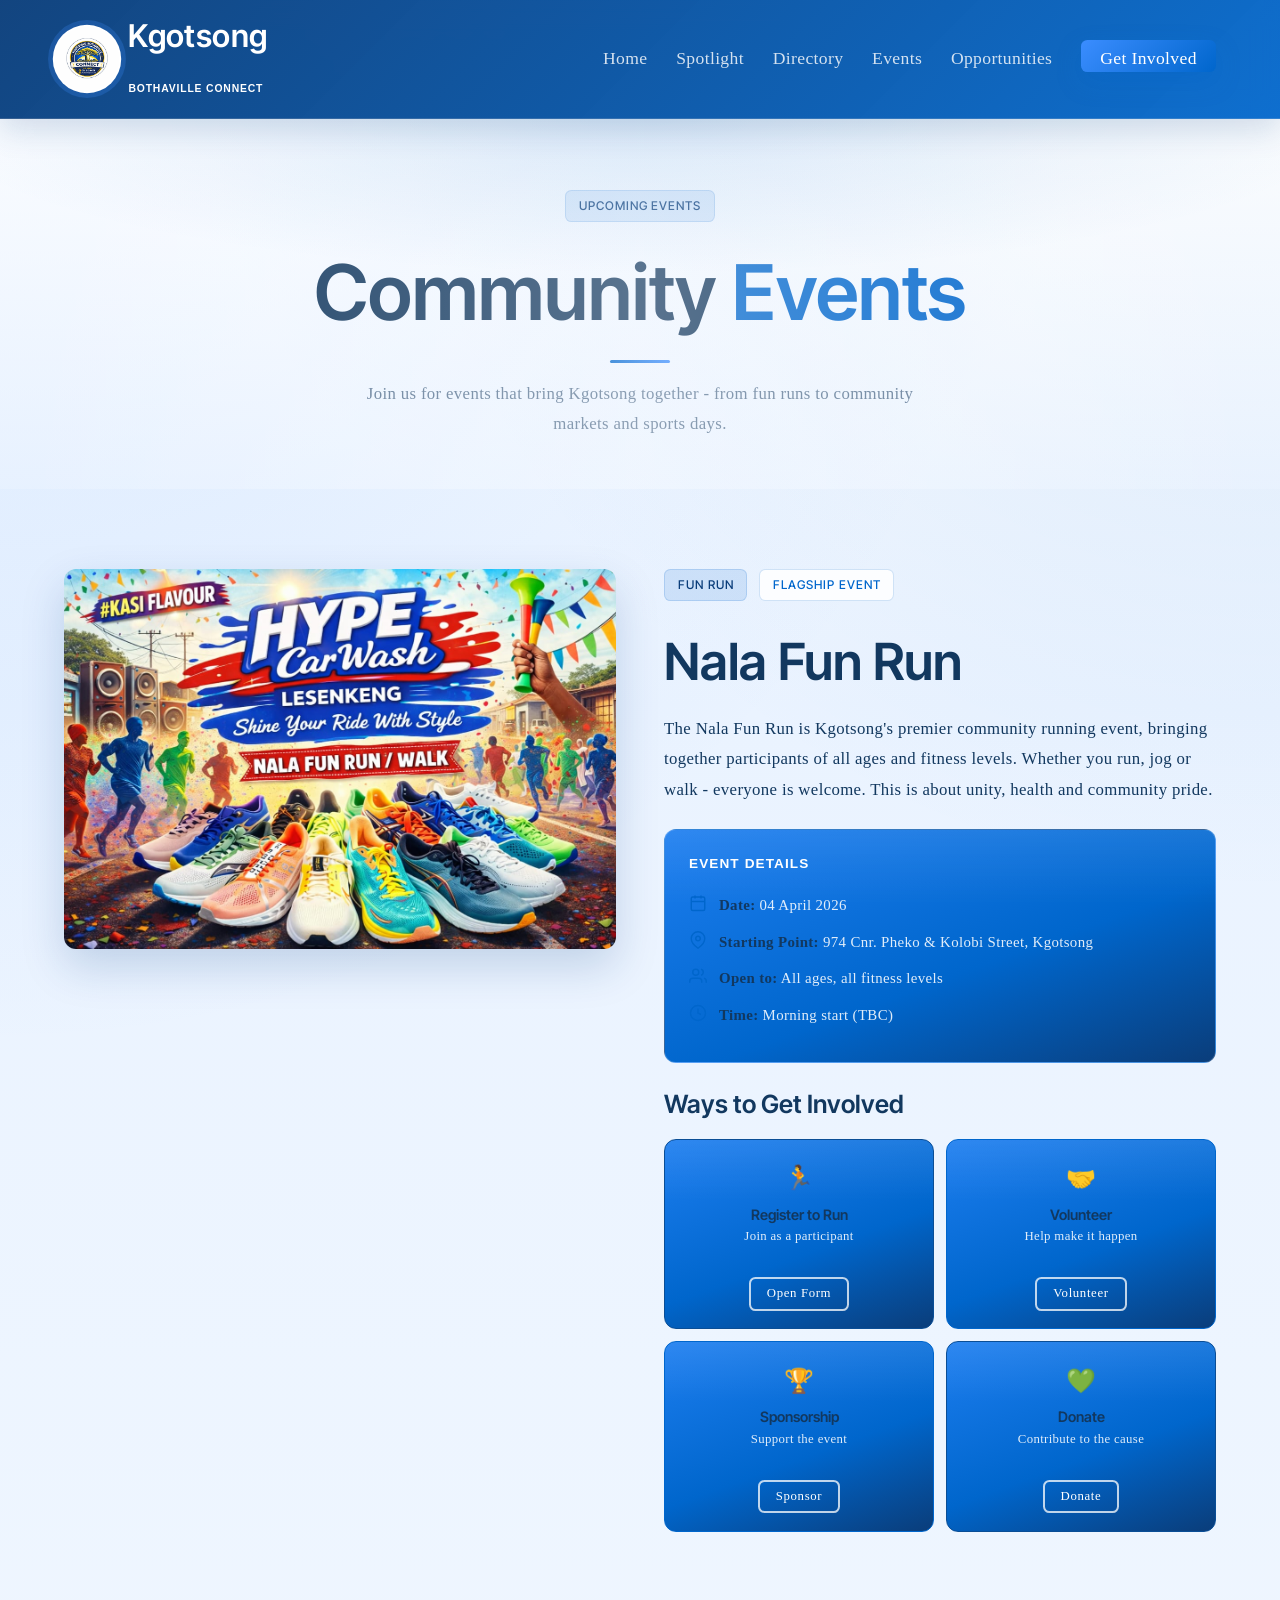
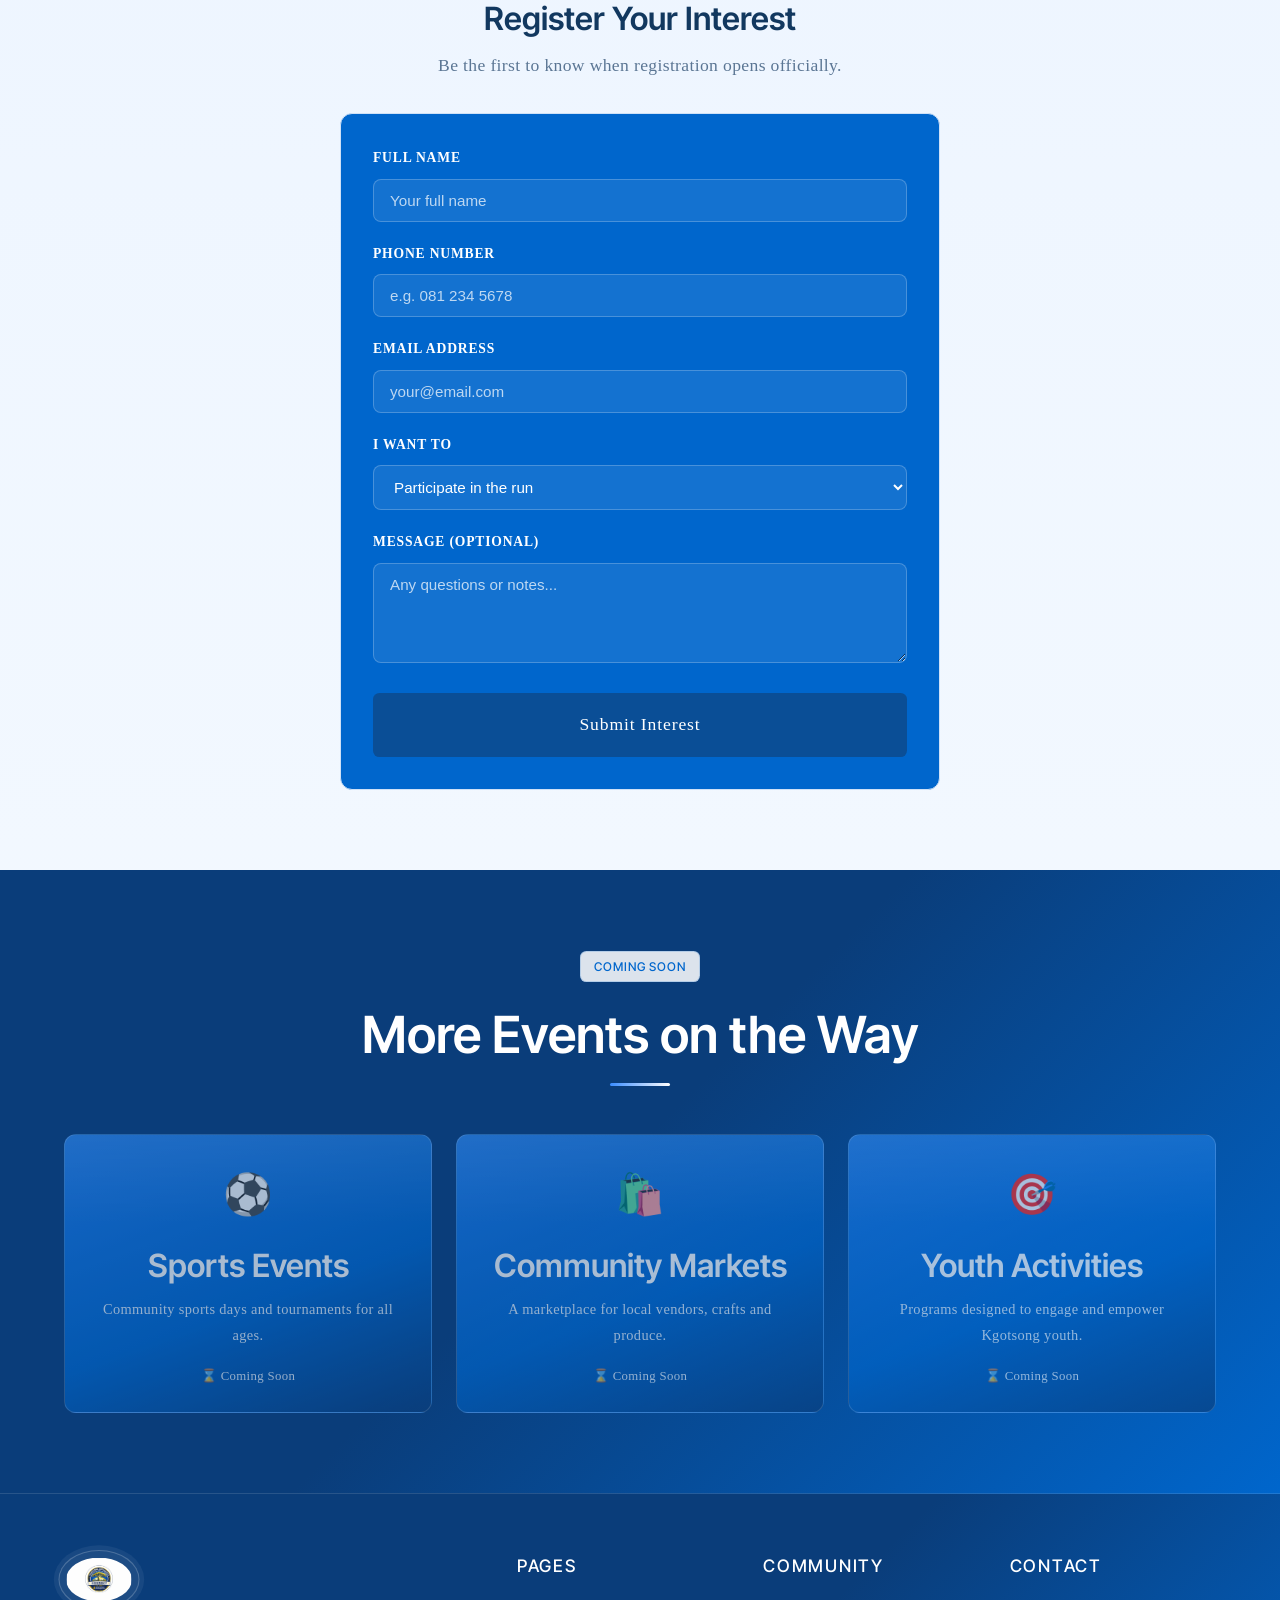
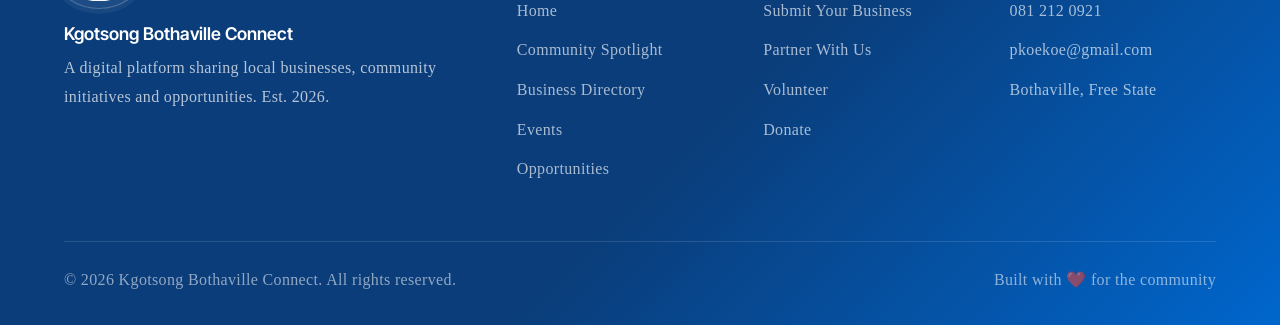
<file: kgotsong/pages/events.html>
<!DOCTYPE html>
<html lang="en">
<head>
  <meta charset="UTF-8" />
  <meta name="viewport" content="width=device-width, initial-scale=1.0" />
  <title>Events - Kgotsong Bothaville Connect</title>
  <link rel="stylesheet" href="../css/style.css" />
  <link rel="icon" type="image/jpeg" href="../images/Nala Municipality Logo.jpeg" />
  <style>
    .event-detail { display:flex;gap:0.75rem;align-items:flex-start;margin-bottom:0.6rem; }
    .event-detail svg { flex-shrink:0;margin-top:2px; }
    .event-detail span { font-size:0.93rem;color:var(--muted); }
    .event-detail strong { color:var(--text); }
    .registration-form { background:var(--card);border:1px solid var(--border);border-radius:var(--radius);padding:2rem; }
    .form-group { margin-bottom:1.25rem; }
    .form-group label { display:block;font-size:0.85rem;font-weight:700;color:var(--white);text-transform:uppercase;letter-spacing:0.06em;margin-bottom:0.5rem; }
    .form-group input, .form-group select, .form-group textarea { width:100%;background:rgba(255,255,255,0.08);border:1px solid rgba(255,255,255,0.22);border-radius:8px;padding:0.75rem 1rem;color:var(--white);font-family:'Mulish',sans-serif;font-size:0.95rem;outline:none;transition:var(--transition); }
    .form-group input:focus, .form-group select:focus, .form-group textarea:focus { border-color:var(--gold); }
    .form-group textarea { resize:vertical;min-height:100px; }
    .form-group input::placeholder, .form-group textarea::placeholder { color:rgba(255,255,255,0.72); }
    .form-group select option { color:var(--text); background:var(--white); }
  </style>
</head>
<body class="events-page">

  <div id="nav-placeholder"></div>

  <section class="hero" style="padding:70px 0 50px;text-align:center">
    <div class="container">
      <span class="tag tag-green">Upcoming Events</span>
      <h1 style="margin-top:1rem">Community <span style="color:var(--gold)">Events</span></h1>
      <div class="gold-line"></div>
      <p style="max-width:560px;margin:1rem auto 0;font-size:1.05rem">
        Join us for events that bring Kgotsong together - from fun runs to community markets and sports days.
      </p>
    </div>
  </section>

  <section class="section" id="nala-fun-run">
    <div class="container">
      <div style="display:grid;grid-template-columns:1fr 1fr;gap:3rem;align-items:start" class="event-grid">

        <div class="fade-up">
          <img
            src="../images/nala-fun-run.jpeg"
            alt="Nala Fun Run banner"
            style="width:100%;height:380px;object-fit:cover;border-radius:var(--radius);box-shadow:var(--shadow)"
          />
        </div>

        <div class="fade-up">
          <div style="display:flex;gap:0.75rem;align-items:center;margin-bottom:1.5rem">
            <span class="tag tag-green">Fun Run</span>
            <span class="tag tag-gold">Flagship Event</span>
          </div>
          <h2>Nala Fun Run</h2>
          <p style="margin-top:1rem;font-size:1.05rem;color:var(--text);line-height:1.8">
            The Nala Fun Run is Kgotsong's premier community running event, bringing together participants of all ages and fitness levels. Whether you run, jog or walk - everyone is welcome. This is about unity, health and community pride.
          </p>

          <div class="card" style="padding:1.5rem;margin-top:1.5rem">
            <h4 style="color:var(--white);font-family:'Mulish',sans-serif;font-size:0.85rem;text-transform:uppercase;letter-spacing:0.08em;margin-bottom:1.2rem">Event Details</h4>
            <div class="event-detail">
              <svg width="18" height="18" viewBox="0 0 24 24" fill="none" stroke="var(--gold)" stroke-width="2"><rect x="3" y="4" width="18" height="18" rx="2"/><line x1="16" y1="2" x2="16" y2="6"/><line x1="8" y1="2" x2="8" y2="6"/><line x1="3" y1="10" x2="21" y2="10"/></svg>
              <span><strong>Date:</strong> 04 April 2026</span>
            </div>
            <div class="event-detail">
              <svg width="18" height="18" viewBox="0 0 24 24" fill="none" stroke="var(--gold)" stroke-width="2"><path d="M21 10c0 7-9 13-9 13s-9-6-9-13a9 9 0 0118 0z"/><circle cx="12" cy="10" r="3"/></svg>
              <span><strong>Starting Point:</strong> 974 Cnr. Pheko & Kolobi Street, Kgotsong</span>
            </div>
            <div class="event-detail">
              <svg width="18" height="18" viewBox="0 0 24 24" fill="none" stroke="var(--gold)" stroke-width="2"><path d="M17 21v-2a4 4 0 00-4-4H5a4 4 0 00-4 4v2"/><circle cx="9" cy="7" r="4"/><path d="M23 21v-2a4 4 0 00-3-3.87"/><path d="M16 3.13a4 4 0 010 7.75"/></svg>
              <span><strong>Open to:</strong> All ages, all fitness levels</span>
            </div>
            <div class="event-detail">
              <svg width="18" height="18" viewBox="0 0 24 24" fill="none" stroke="var(--gold)" stroke-width="2"><circle cx="12" cy="12" r="10"/><path d="M12 6v6l4 2"/></svg>
              <span><strong>Time:</strong> Morning start (TBC)</span>
            </div>
          </div>

          <div style="margin-top:1.5rem">
            <h4 style="color:#12385f;margin-bottom:1rem">Ways to Get Involved</h4>
            <div class="grid-2" style="gap:0.75rem">
              <div class="card" style="padding:1.1rem;text-align:center;border-color:var(--green)">
                <div style="font-size:1.5rem;margin-bottom:0.25rem">🏃</div>
                <h4 style="font-size:0.9rem;color:var(--text)">Register to Run</h4>
                <p style="font-size:0.8rem">Join as a participant</p>
                <a href="#register-interest" class="btn btn-outline" style="margin-top:0.8rem;padding:0.45rem 1rem;font-size:0.8rem">Open Form</a>
              </div>
              <div class="card" style="padding:1.1rem;text-align:center;border-color:var(--gold)">
                <div style="font-size:1.5rem;margin-bottom:0.25rem">🤝</div>
                <h4 style="font-size:0.9rem;color:var(--text)">Volunteer</h4>
                <p style="font-size:0.8rem">Help make it happen</p>
                <a href="events.html?interest=Volunteer#register-interest" class="btn btn-outline" style="margin-top:0.8rem;padding:0.45rem 1rem;font-size:0.8rem">Volunteer</a>
              </div>
              <div class="card" style="padding:1.1rem;text-align:center;border-color:var(--gold)">
                <div style="font-size:1.5rem;margin-bottom:0.25rem">🏆</div>
                <h4 style="font-size:0.9rem;color:var(--text)">Sponsorship</h4>
                <p style="font-size:0.8rem">Support the event</p>
                <a href="events.html?interest=Sponsor%20the%20event#register-interest" class="btn btn-outline" style="margin-top:0.8rem;padding:0.45rem 1rem;font-size:0.8rem">Sponsor</a>
              </div>
              <div class="card" style="padding:1.1rem;text-align:center;border-color:var(--green)">
                <div style="font-size:1.5rem;margin-bottom:0.25rem">💚</div>
                <h4 style="font-size:0.9rem;color:var(--text)">Donate</h4>
                <p style="font-size:0.8rem">Contribute to the cause</p>
                <a href="events.html?interest=Make%20a%20donation#register-interest" class="btn btn-outline" style="margin-top:0.8rem;padding:0.45rem 1rem;font-size:0.8rem">Donate</a>
              </div>
            </div>
          </div>
        </div>
      </div>

      <div id="register-interest" style="max-width:600px;margin:4rem auto 0" class="fade-up">
        <h3 style="text-align:center;margin-bottom:0.5rem">Register Your Interest</h3>
        <p style="text-align:center;margin-bottom:2rem">Be the first to know when registration opens officially.</p>

        <form class="registration-form js-email-form" data-success-message="Thank you. Your event interest was sent to pkoekoe@gmail.com.">
          <div class="form-group">
            <label>Full Name</label>
            <input type="text" name="name" placeholder="Your full name" required />
          </div>
          <div class="form-group">
            <label>Phone Number</label>
            <input type="tel" name="phone" placeholder="e.g. 081 234 5678" required />
          </div>
          <div class="form-group">
            <label>Email Address</label>
            <input type="email" name="email" placeholder="your@email.com" required />
          </div>
          <div class="form-group">
            <label>I want to</label>
            <select id="interestType" name="interest_type" required>
              <option>Participate in the run</option>
              <option>Volunteer</option>
              <option>Sponsor the event</option>
              <option>Make a donation</option>
            </select>
          </div>
          <div class="form-group">
            <label>Message (optional)</label>
            <textarea name="message" placeholder="Any questions or notes..."></textarea>
          </div>
          <button type="submit" class="btn btn-green" style="width:100%;justify-content:center">Submit Interest</button>
          <div class="form-result" hidden></div>
        </form>
      </div>

    </div>
  </section>

  <section class="section" style="background:var(--deep)">
    <div class="container">
      <div class="section-header fade-up">
        <span class="tag tag-gold">Coming Soon</span>
        <h2 style="margin-top:1rem">More Events on the Way</h2>
        <div class="gold-line"></div>
      </div>

      <div class="grid-3">
        <div class="card fade-up" style="padding:1.5rem;text-align:center;opacity:0.65">
          <div style="font-size:2.5rem;margin-bottom:0.75rem">⚽</div>
          <h3>Sports Events</h3>
          <p style="font-size:0.9rem;margin-top:0.5rem">Community sports days and tournaments for all ages.</p>
          <span style="font-size:0.8rem;color:var(--muted);margin-top:0.5rem;display:block">⌛ Coming Soon</span>
        </div>
        <div class="card fade-up" style="padding:1.5rem;text-align:center;opacity:0.65">
          <div style="font-size:2.5rem;margin-bottom:0.75rem">🛍️</div>
          <h3>Community Markets</h3>
          <p style="font-size:0.9rem;margin-top:0.5rem">A marketplace for local vendors, crafts and produce.</p>
          <span style="font-size:0.8rem;color:var(--muted);margin-top:0.5rem;display:block">⌛ Coming Soon</span>
        </div>
        <div class="card fade-up" style="padding:1.5rem;text-align:center;opacity:0.65">
          <div style="font-size:2.5rem;margin-bottom:0.75rem">🎯</div>
          <h3>Youth Activities</h3>
          <p style="font-size:0.9rem;margin-top:0.5rem">Programs designed to engage and empower Kgotsong youth.</p>
          <span style="font-size:0.8rem;color:var(--muted);margin-top:0.5rem;display:block">⌛ Coming Soon</span>
        </div>
      </div>
    </div>
  </section>

  <div id="footer-placeholder"></div>
  <script src="../js/nav.js"></script>
  <script src="../js/main.js"></script>
  <script src="../js/forms.js"></script>
  <style>@media(max-width:768px){.event-grid{grid-template-columns:1fr !important;}}</style>
</body>
</html>
</file>
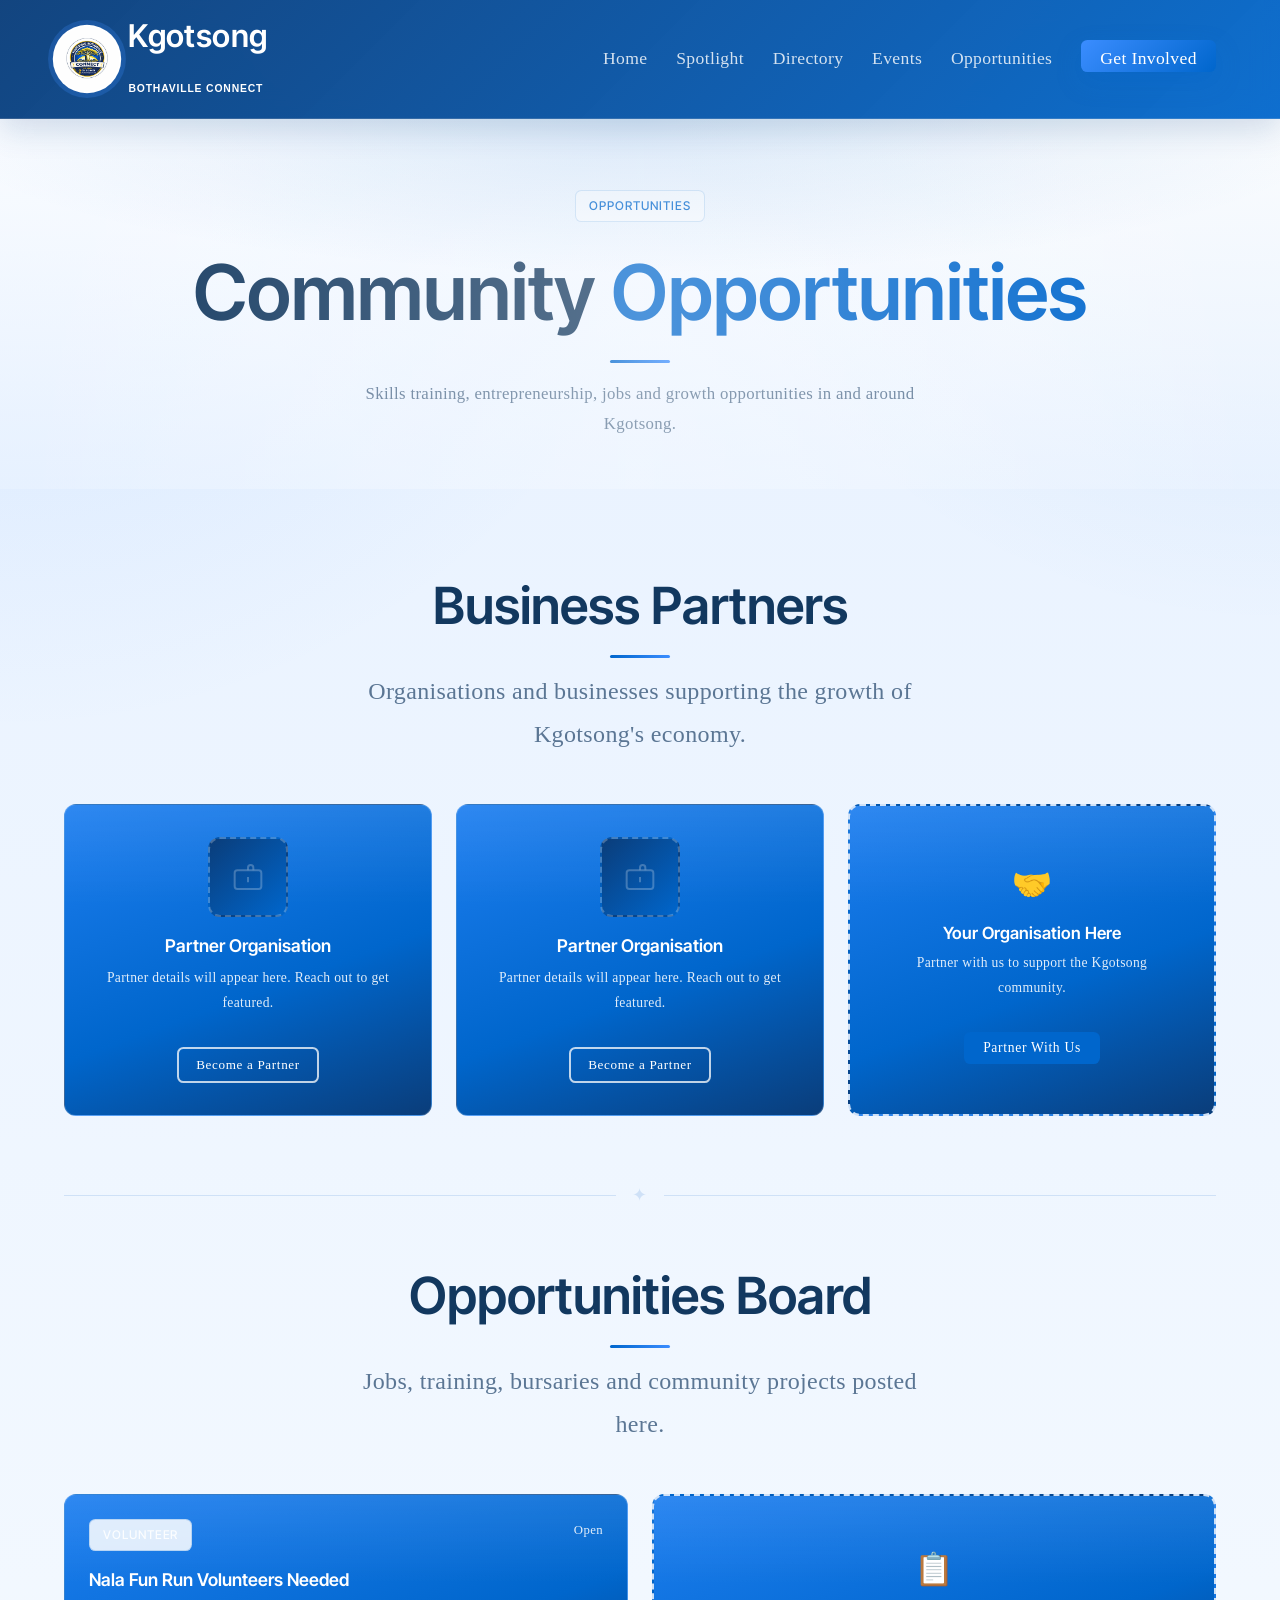
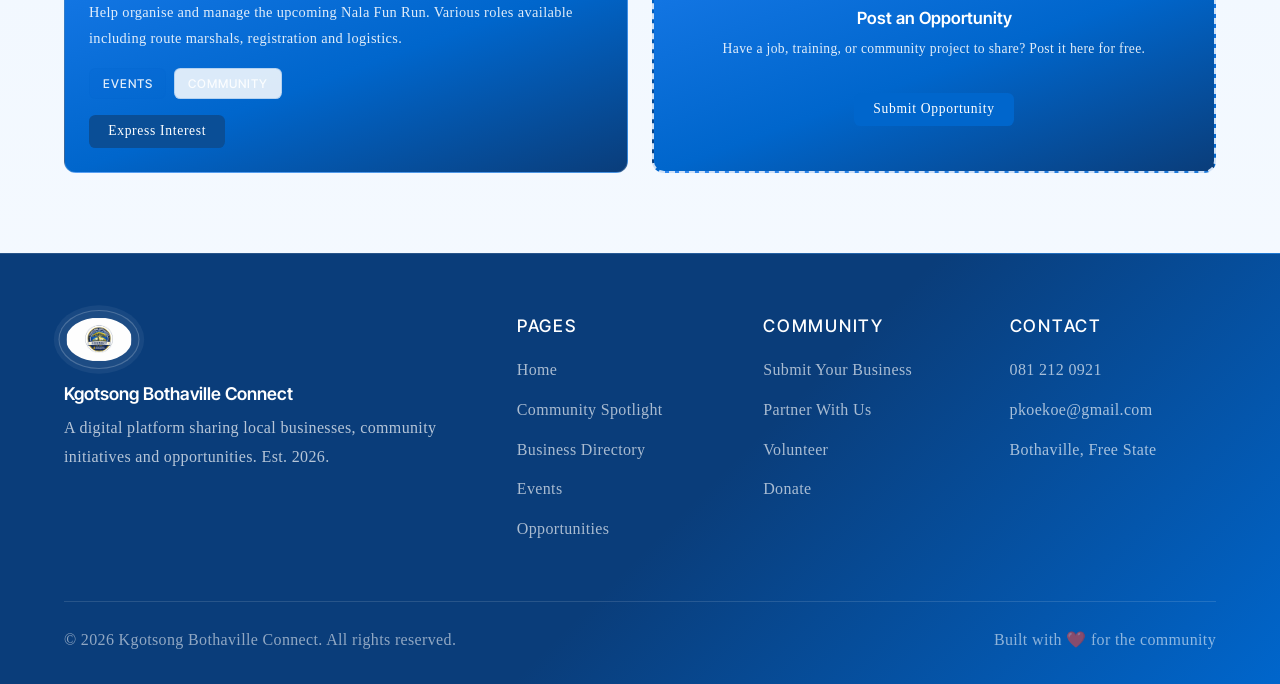
<file: kgotsong/pages/opportunities.html>
<!DOCTYPE html>
<html lang="en">
<head>
  <meta charset="UTF-8" />
  <meta name="viewport" content="width=device-width, initial-scale=1.0" />
  <title>Community Opportunities — Kgotsong Bothaville Connect</title>
  <link rel="stylesheet" href="../css/style.css" />
  <link rel="icon" type="image/jpeg" href="../images/Nala Municipality Logo.jpeg" />
</head>
<body>

  <div id="nav-placeholder"></div>

  <section class="hero" style="padding:70px 0 50px;text-align:center">
    <div class="container">
      <span class="tag tag-gold">Opportunities</span>
      <h1 style="margin-top:1rem">Community <span style="color:var(--gold)">Opportunities</span></h1>
      <div class="gold-line"></div>
      <p style="max-width:560px;margin:1rem auto 0;font-size:1.05rem">
        Skills training, entrepreneurship, jobs and growth opportunities in and around Kgotsong.
      </p>
    </div>
  </section>

  <section class="section">
    <div class="container">

      <div class="section-header fade-up">
        <h2>Business Partners</h2>
        <div class="gold-line"></div>
        <p>Organisations and businesses supporting the growth of Kgotsong's economy.</p>
      </div>

      <div class="grid-3" style="margin-bottom:4rem">
        <div class="card fade-up" style="padding:2rem;text-align:center">
          <div class="img-placeholder" style="width:80px;height:80px;border-radius:var(--radius);margin:0 auto 1rem">
            <svg width="32" height="32" viewBox="0 0 24 24" fill="none" stroke="currentColor" stroke-width="1.5"><rect x="2" y="7" width="20" height="14" rx="2"/><path d="M16 7V5a2 2 0 00-4 0v2M12 12v4"/></svg>
          </div>
          <h3 style="font-size:1.1rem">Partner Organisation</h3>
          <p style="font-size:0.85rem;margin-top:0.5rem">Partner details will appear here. Reach out to get featured.</p>
          <a href="support.html?tab=partner" class="btn btn-outline" style="margin-top:1rem;padding:0.5rem 1.1rem;font-size:0.82rem">Become a Partner</a>
        </div>
        <div class="card fade-up" style="padding:2rem;text-align:center">
          <div class="img-placeholder" style="width:80px;height:80px;border-radius:var(--radius);margin:0 auto 1rem">
            <svg width="32" height="32" viewBox="0 0 24 24" fill="none" stroke="currentColor" stroke-width="1.5"><rect x="2" y="7" width="20" height="14" rx="2"/><path d="M16 7V5a2 2 0 00-4 0v2M12 12v4"/></svg>
          </div>
          <h3 style="font-size:1.1rem">Partner Organisation</h3>
          <p style="font-size:0.85rem;margin-top:0.5rem">Partner details will appear here. Reach out to get featured.</p>
          <a href="support.html?tab=partner" class="btn btn-outline" style="margin-top:1rem;padding:0.5rem 1.1rem;font-size:0.82rem">Become a Partner</a>
        </div>
        <div class="card fade-up" style="border:2px dashed var(--border);padding:2rem;text-align:center;display:flex;flex-direction:column;align-items:center;justify-content:center">
          <div style="font-size:2rem;margin-bottom:0.5rem">🤝</div>
          <h3 style="font-size:1.05rem">Your Organisation Here</h3>
          <p style="font-size:0.85rem;margin-top:0.4rem">Partner with us to support the Kgotsong community.</p>
          <a href="support.html?tab=partner" class="btn btn-primary" style="margin-top:1rem;padding:0.5rem 1.2rem;font-size:0.85rem">Partner With Us</a>
        </div>
      </div>

      <div class="divider"><span>✦</span></div>

      <div class="section-header fade-up" style="margin-top:2rem">
        <h2>Opportunities Board</h2>
        <div class="gold-line"></div>
        <p>Jobs, training, bursaries and community projects posted here.</p>
      </div>

      <div class="grid-2">
        <div class="card fade-up" style="padding:1.5rem">
          <div style="display:flex;justify-content:space-between;align-items:flex-start;margin-bottom:1rem">
            <span class="tag tag-gold">Volunteer</span>
            <span style="font-size:0.8rem;color:var(--muted)">Open</span>
          </div>
          <h3 style="font-size:1.1rem">Nala Fun Run Volunteers Needed</h3>
          <p style="font-size:0.9rem;margin-top:0.5rem">Help organise and manage the upcoming Nala Fun Run. Various roles available including route marshals, registration and logistics.</p>
          <div style="display:flex;gap:0.5rem;flex-wrap:wrap;margin-top:1rem">
            <span class="tag tag-green">Events</span>
            <span class="tag tag-gold">Community</span>
          </div>
          <a href="events.html?interest=Volunteer#register-interest" class="btn btn-green" style="margin-top:1rem;padding:0.5rem 1.2rem;font-size:0.85rem">Express Interest</a>
        </div>

        <div class="card fade-up" style="border:2px dashed var(--border);padding:1.5rem;display:flex;flex-direction:column;align-items:center;justify-content:center;text-align:center;min-height:200px">
          <div style="font-size:2rem;margin-bottom:0.5rem">📋</div>
          <h3 style="font-size:1.05rem">Post an Opportunity</h3>
          <p style="font-size:0.85rem;margin-top:0.4rem">Have a job, training, or community project to share? Post it here for free.</p>
          <a href="support.html?tab=opportunity" class="btn btn-primary" style="margin-top:1rem;padding:0.5rem 1.2rem;font-size:0.85rem">Submit Opportunity</a>
        </div>
      </div>

    </div>
  </section>

  <div id="footer-placeholder"></div>
  <script src="../js/nav.js"></script>
  <script src="../js/main.js"></script>
</body>
</html>
</file>
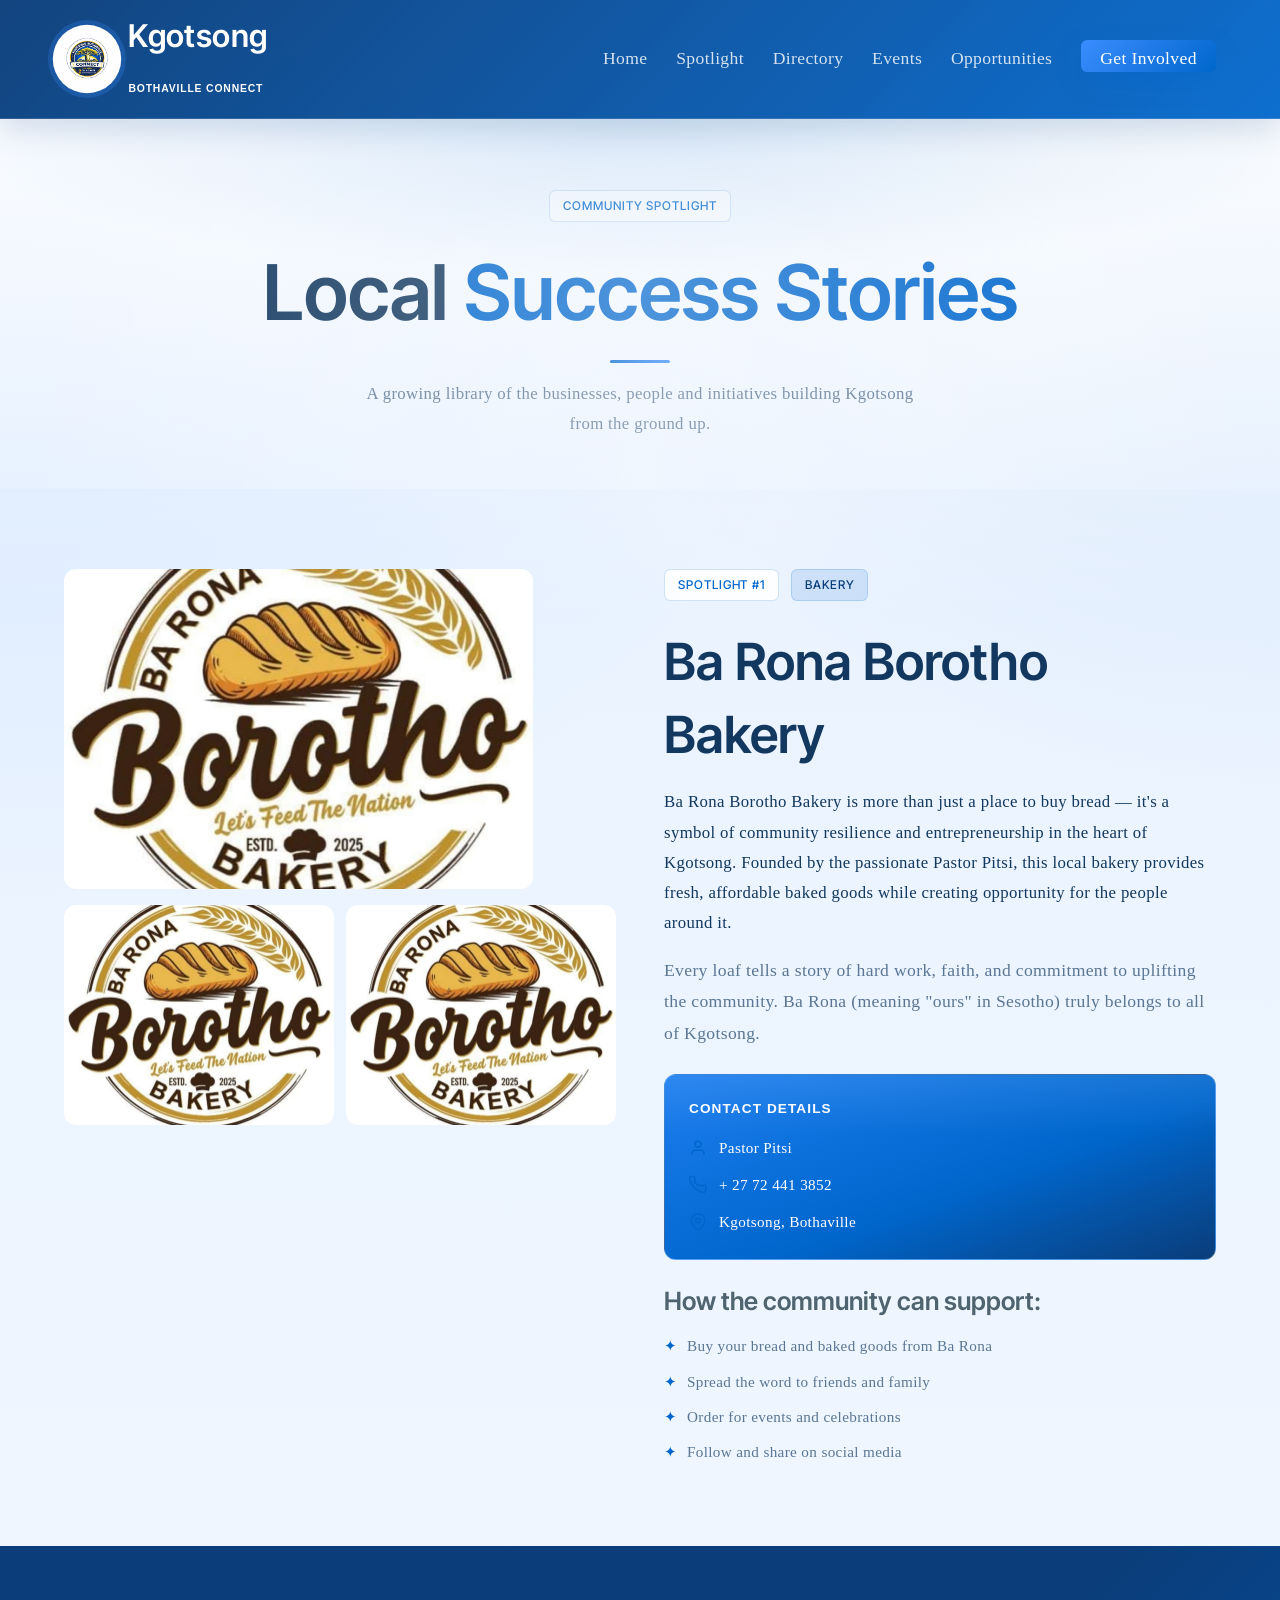
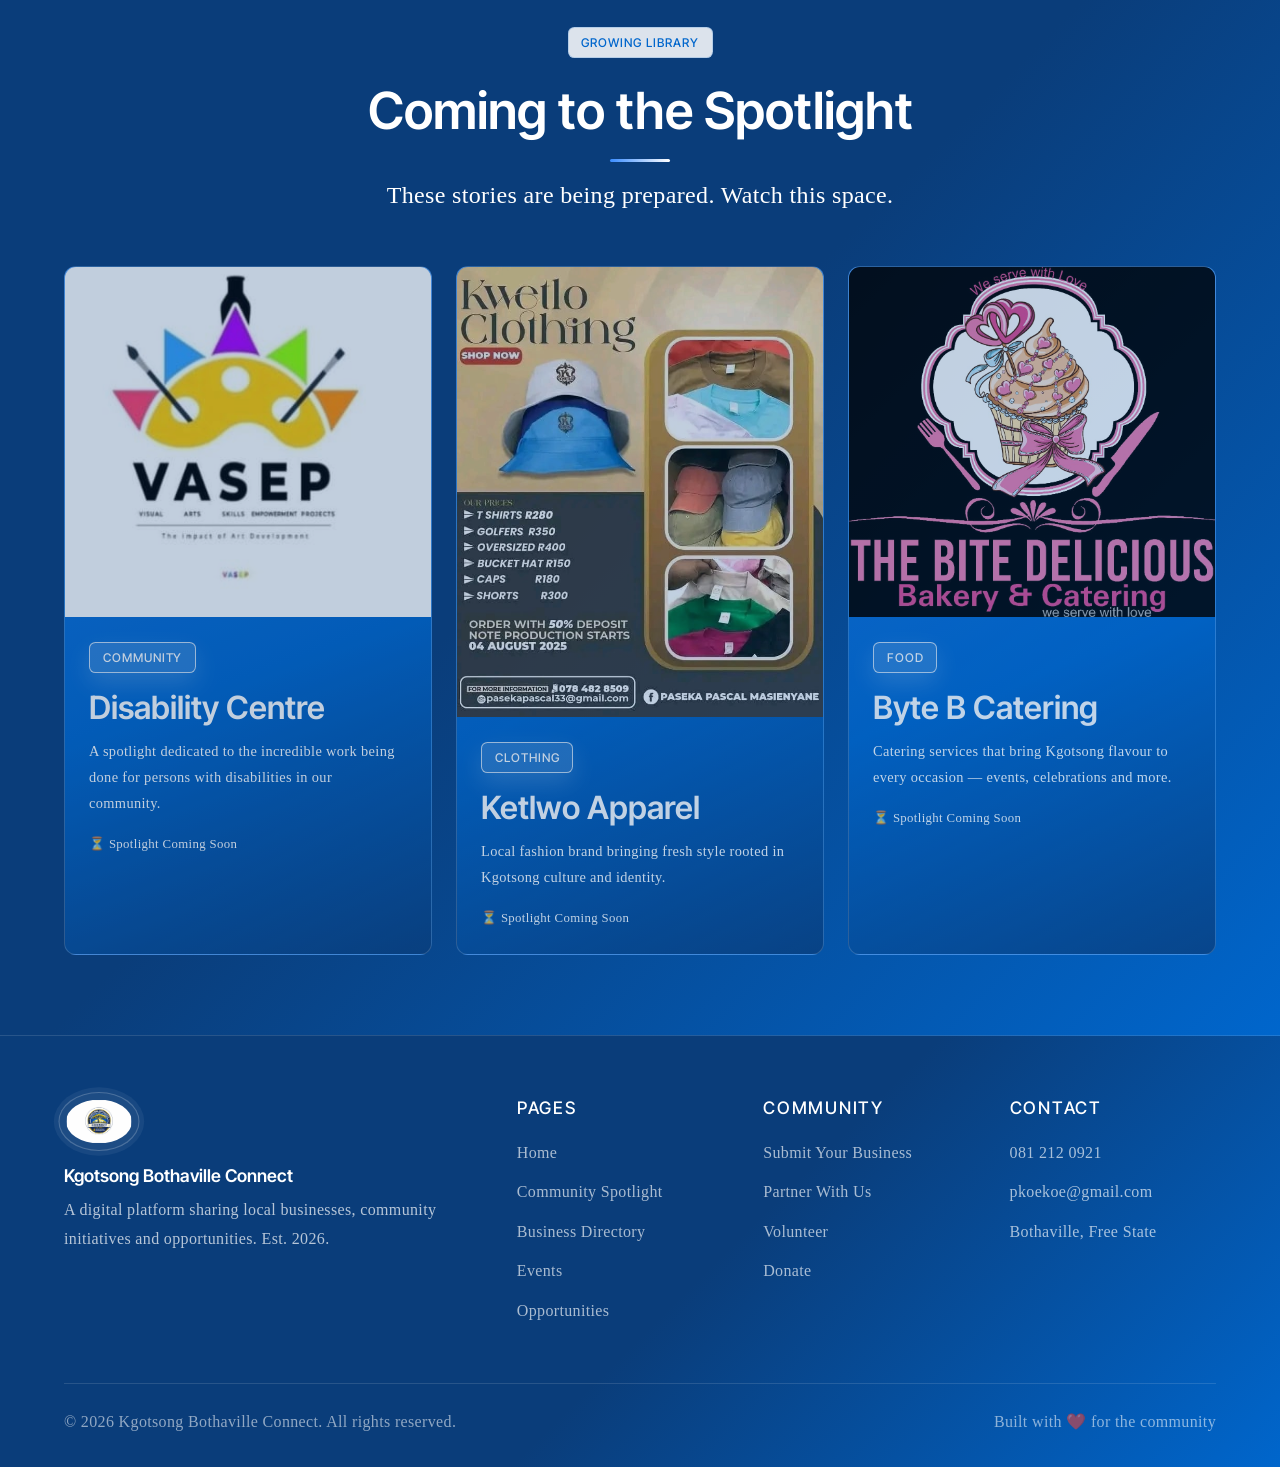
<file: kgotsong/pages/spotlight.html>
<!DOCTYPE html>
<html lang="en">
<head>
  <meta charset="UTF-8" />
  <meta name="viewport" content="width=device-width, initial-scale=1.0" />
  <title>Community Spotlight — Kgotsong Bothaville Connect</title>
  <link rel="stylesheet" href="../css/style.css" />
  <link rel="icon" type="image/jpeg" href="../images/Nala Municipality Logo.jpeg" />
</head>
<body class="spotlight-page">

  <div id="nav-placeholder"></div>

  <!-- PAGE HERO -->
  <section class="hero" style="padding:70px 0 50px;text-align:center">
    <div class="container">
      <span class="tag tag-gold">Community Spotlight</span>
      <h1 style="margin-top:1rem">Local <span style="color:var(--gold)">Success Stories</span></h1>
      <div class="gold-line"></div>
      <p style="max-width:560px;margin:1rem auto 0;font-size:1.05rem">
        A growing library of the businesses, people and initiatives building Kgotsong from the ground up.
      </p>
    </div>
  </section>

  <!-- ═══ SPOTLIGHT #1 — BA RONA ═══ -->
  <section class="section" id="barona">
    <div class="container">
      <div style="display:grid;grid-template-columns:1fr 1fr;gap:3rem;align-items:start" class="spotlight-grid">

        <!-- Images -->
        <div class="fade-up">
          <img
            src="../images/barona-borotho.jpeg"
            alt="Ba Rona Borotho Bakery"
            style="width:85%;height:320px;object-fit:cover;border-radius:var(--radius);margin-bottom:1rem"
          />
          <div style="display:grid;grid-template-columns:1fr 1fr;gap:0.75rem">
            <img
              src="../images/barona-borotho.jpeg"
              alt="Ba Rona Borotho Bakery"
              style="height:220px;width:100%;object-fit:cover;border-radius:var(--radius)"
            />
            <img
              src="../images/barona-borotho.jpeg"
              alt="Ba Rona Borotho Bakery"
              style="height:220px;width:100%;object-fit:cover;border-radius:var(--radius)"
            />
          </div>
        </div>

        <!-- Content -->
        <div class="fade-up">
          <div style="display:flex;align-items:center;gap:0.75rem;margin-bottom:1.5rem">
            <span class="tag tag-gold">Spotlight #1</span>
            <span class="tag tag-green">Bakery</span>
          </div>
          <h2>Ba Rona Borotho Bakery</h2>
          <p style="font-size:1.05rem;color:var(--text);margin-top:1rem;line-height:1.8">
            Ba Rona Borotho Bakery is more than just a place to buy bread — it's a symbol of community resilience and entrepreneurship in the heart of Kgotsong. Founded by the passionate Pastor Pitsi, this local bakery provides fresh, affordable baked goods while creating opportunity for the people around it.
          </p>
          <p>
            Every loaf tells a story of hard work, faith, and commitment to uplifting the community. Ba Rona (meaning "ours" in Sesotho) truly belongs to all of Kgotsong.
          </p>

          <!-- Contact -->
          <div class="card" style="margin-top:1.5rem;padding:1.5rem">
            <h4 style="color:var(--white);margin-bottom:1rem;font-family:'Mulish',sans-serif;font-size:0.85rem;text-transform:uppercase;letter-spacing:0.08em">Contact Details</h4>
            <div style="display:flex;flex-direction:column;gap:0.6rem">
              <div style="display:flex;align-items:center;gap:0.75rem">
                <svg width="18" height="18" viewBox="0 0 24 24" fill="none" stroke="var(--gold)" stroke-width="2"><path d="M20 21v-2a4 4 0 00-4-4H8a4 4 0 00-4 4v2"/><circle cx="12" cy="7" r="4"/></svg>
                <span style="font-size:0.95rem;color:var(--white)">Pastor Pitsi</span>
              </div>
              <div style="display:flex;align-items:center;gap:0.75rem">
                <svg width="18" height="18" viewBox="0 0 24 24" fill="none" stroke="var(--gold)" stroke-width="2"><path d="M22 16.92v3a2 2 0 01-2.18 2 19.79 19.79 0 01-8.63-3.07A19.5 19.5 0 013.07 9.81 19.79 19.79 0 01.22 1.18 2 2 0 012.18 0h3a2 2 0 012 1.72c.127.96.361 1.903.7 2.81a2 2 0 01-.45 2.11L6.91 7.09a16 16 0 006 6l.46-.46a2 2 0 012.11-.45c.907.339 1.85.573 2.81.7A2 2 0 0122 16.92z"/></svg>
                <span style="font-size:0.95rem;color:var(--white)">+ 27 72 441 3852</span>
              </div>
              <div style="display:flex;align-items:center;gap:0.75rem">
                <svg width="18" height="18" viewBox="0 0 24 24" fill="none" stroke="var(--gold)" stroke-width="2"><path d="M21 10c0 7-9 13-9 13s-9-6-9-13a9 9 0 0118 0z"/><circle cx="12" cy="10" r="3"/></svg>
                <span style="font-size:0.95rem;color:var(--white)">Kgotsong, Bothaville</span>
              </div>
            </div>
          </div>

          <!-- How to support -->
          <div style="margin-top:1.5rem">
            <h4 style="color:#4f6470;margin-bottom:0.75rem">How the community can support:</h4>
            <ul style="display:flex;flex-direction:column;gap:0.5rem">
              <li style="display:flex;align-items:center;gap:0.6rem;font-size:0.95rem;color:var(--muted)">
                <span style="color:var(--gold)">✦</span> Buy your bread and baked goods from Ba Rona
              </li>
              <li style="display:flex;align-items:center;gap:0.6rem;font-size:0.95rem;color:var(--muted)">
                <span style="color:var(--gold)">✦</span> Spread the word to friends and family
              </li>
              <li style="display:flex;align-items:center;gap:0.6rem;font-size:0.95rem;color:var(--muted)">
                <span style="color:var(--gold)">✦</span> Order for events and celebrations
              </li>
              <li style="display:flex;align-items:center;gap:0.6rem;font-size:0.95rem;color:var(--muted)">
                <span style="color:var(--gold)">✦</span> Follow and share on social media
              </li>
            </ul>
          </div>
        </div>
      </div>
    </div>
  </section>

  <!-- ═══ COMING SOON SPOTLIGHTS ═══ -->
  <section class="section" style="background:var(--deep)">
    <div class="container">
      <div class="section-header fade-up">
        <span class="tag tag-gold">Growing Library</span>
        <h2 style="margin-top:1rem">Coming to the Spotlight</h2>
        <div class="gold-line"></div>
        <p>These stories are being prepared. Watch this space.</p>
      </div>

      <div class="grid-3">

        <!-- Disability Centre -->
        <div class="card fade-up" style="opacity:0.75">
          <img src="../images/disability-centre.jpeg" alt="Disability Centre" class="card-img" style="object-fit:cover;height:350px;width:100%" />
          <div class="card-body">
            <span class="tag tag-gold" style="margin-bottom:0.75rem;display:inline-block">Community</span>
            <h3>Disability Centre</h3>
            <p style="font-size:0.9rem;margin-top:0.5rem">A spotlight dedicated to the incredible work being done for persons with disabilities in our community.</p>
            <span style="font-size:0.8rem;color:var(--muted);margin-top:0.75rem;display:block">⏳ Spotlight Coming Soon</span>
          </div>
        </div>

        <!-- Ketlwo Apparel -->
        <div class="card fade-up" style="opacity:0.75">
          <img src="../images/ketlwo-apparel.jpeg" alt="Ketlwo Apparel" class="card-img" style="object-fit:cover;height:450px;width:100%" />
          <div class="card-body">
            <span class="tag tag-gold" style="margin-bottom:0.75rem;display:inline-block">Clothing</span>
            <h3>Ketlwo Apparel</h3>
            <p style="font-size:0.9rem;margin-top:0.5rem">Local fashion brand bringing fresh style rooted in Kgotsong culture and identity.</p>
            <span style="font-size:0.8rem;color:var(--muted);margin-top:0.75rem;display:block">⏳ Spotlight Coming Soon</span>
          </div>
        </div>

        <!-- ✅ Byte B Catering — real image added -->
        <div class="card fade-up" style="opacity:0.75">
          <img src="../images/byteb-catering.jpeg" alt="Byte B Catering" class="card-img" style="object-fit:cover;height:350px;width:150%" />
          <div class="card-body">
            <span class="tag tag-green" style="margin-bottom:0.75rem;display:inline-block">Food</span>
            <h3>Byte B Catering</h3>
            <p style="font-size:0.9rem;margin-top:0.5rem">Catering services that bring Kgotsong flavour to every occasion — events, celebrations and more.</p>
            <span style="font-size:0.8rem;color:var(--muted);margin-top:0.75rem;display:block">⏳ Spotlight Coming Soon</span>
          </div>
        </div>

      </div>
    </div>
  </section>

  <div id="footer-placeholder"></div>
  <script src="../js/nav.js"></script>
  <script src="../js/main.js"></script>
  <style>
    @media(max-width:768px){.spotlight-grid{grid-template-columns:1fr !important;}}
  </style>
</body>
</html>
</file>
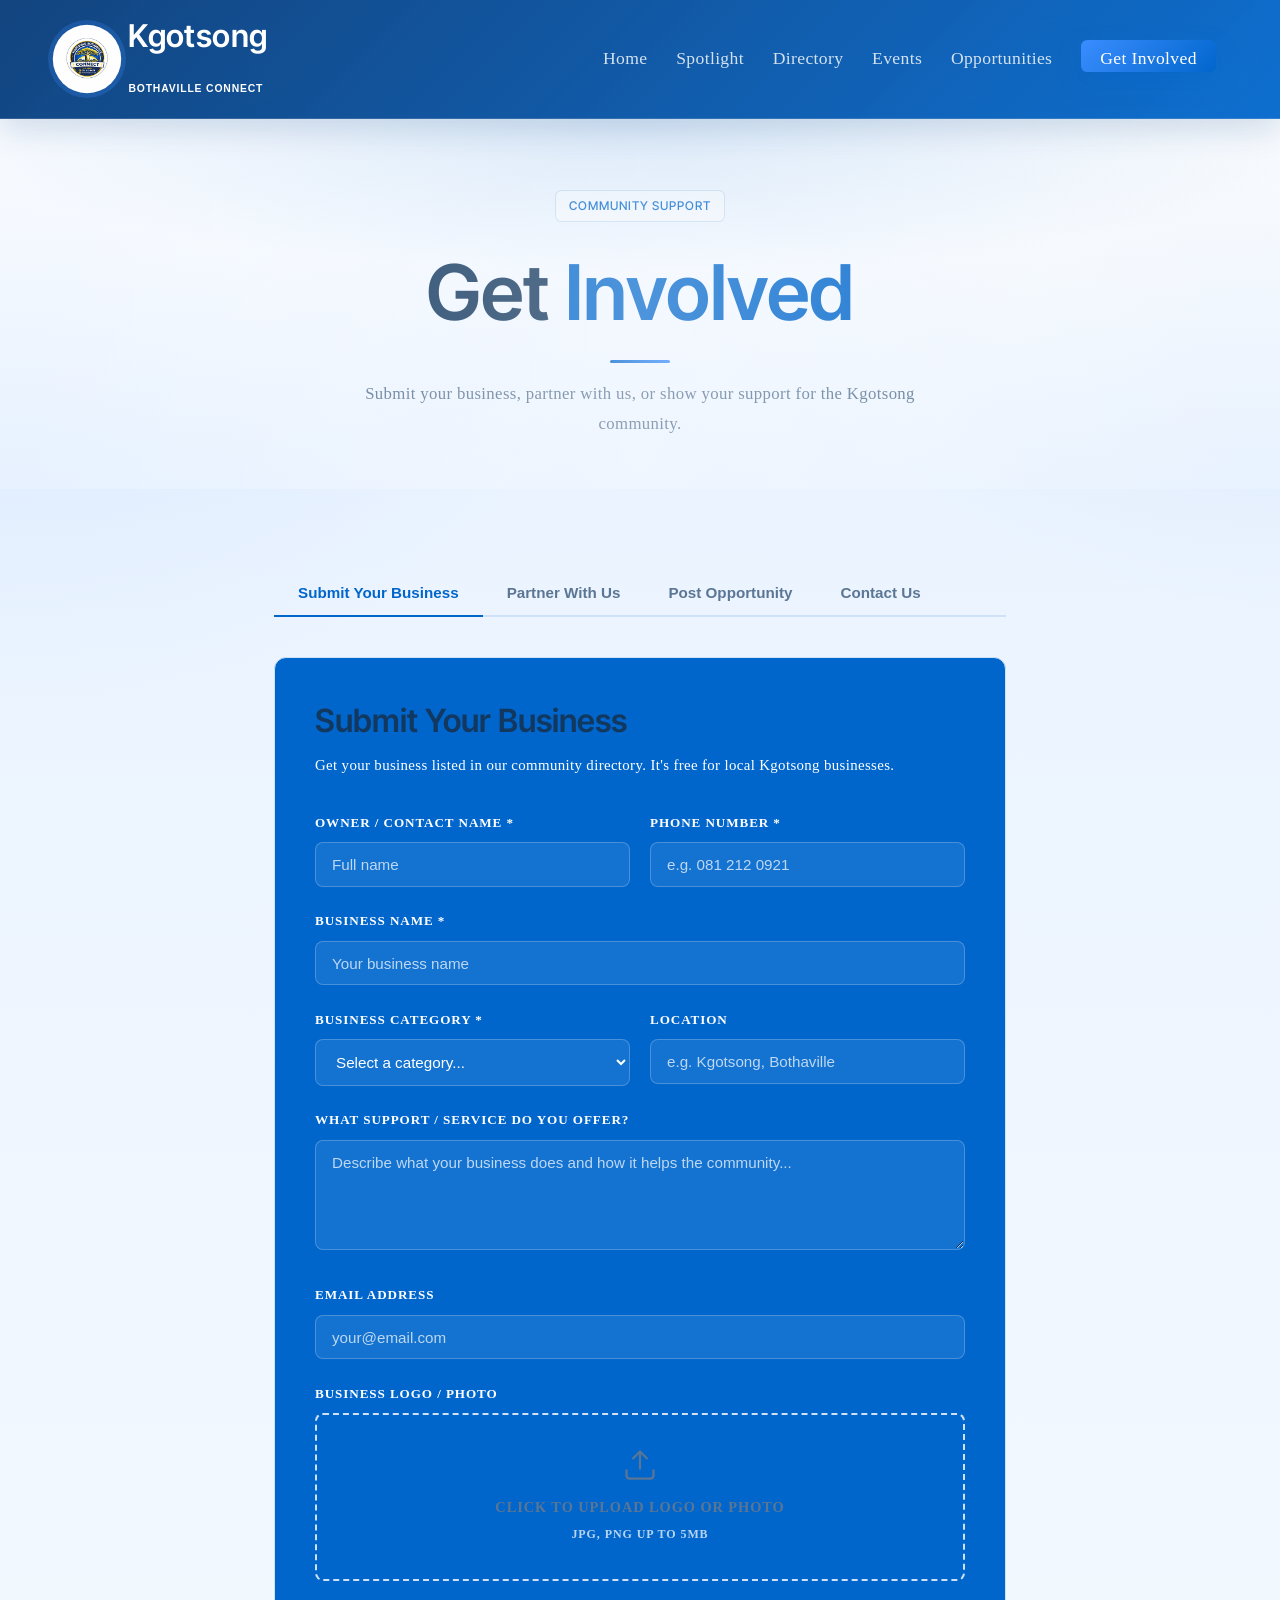
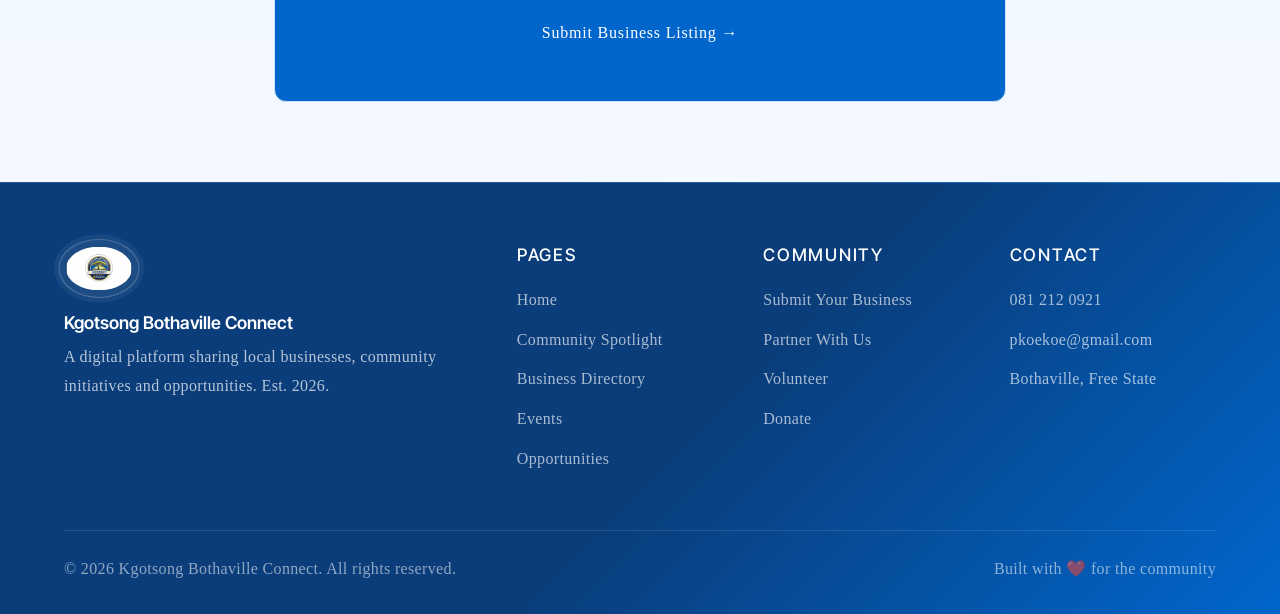
<file: kgotsong/pages/support.html>
<!DOCTYPE html>
<html lang="en">
<head>
  <meta charset="UTF-8" />
  <meta name="viewport" content="width=device-width, initial-scale=1.0" />
  <title>Get Involved - Kgotsong Bothaville Connect</title>
  <link rel="stylesheet" href="../css/style.css" />
  <link rel="icon" type="image/jpeg" href="../images/Nala Municipality Logo.jpeg" />
  <style>
    .form-card { background:var(--card);border:1px solid var(--border);border-radius:var(--radius);padding:2.5rem; }
    .form-group { margin-bottom:1.4rem; }
    .form-group label { display:block;font-size:0.82rem;font-weight:700;color:var(--white);text-transform:uppercase;letter-spacing:0.07em;margin-bottom:0.5rem; }
    .form-group input, .form-group select, .form-group textarea {
      width:100%;background:rgba(255,255,255,0.08);border:1px solid rgba(255,255,255,0.22);border-radius:8px;
      padding:0.8rem 1rem;color:var(--white);font-family:'Mulish',sans-serif;font-size:0.95rem;outline:none;transition:var(--transition);
    }
    .form-group input:focus, .form-group select:focus, .form-group textarea:focus { border-color:var(--gold);box-shadow:0 0 0 3px var(--gold-dim); }
    .form-group textarea { resize:vertical;min-height:110px; }
    .form-group input::placeholder, .form-group textarea::placeholder { color:rgba(255,255,255,0.72); }
    .form-group select option { color:var(--text); background:var(--white); }
    .form-row { display:grid;grid-template-columns:1fr 1fr;gap:1.25rem; }
    .upload-box { border:2px dashed var(--border);border-radius:8px;padding:2rem;text-align:center;cursor:pointer;transition:var(--transition); }
    .upload-box:hover { border-color:var(--gold);background:var(--gold-dim); }
    .upload-box input { display:none; }
    .tabs { display:flex;gap:0;border-bottom:2px solid var(--border);margin-bottom:2.5rem; }
    .tab-btn { padding:0.9rem 1.5rem;background:none;border:none;color:var(--muted);font-family:'Mulish',sans-serif;font-size:0.95rem;font-weight:700;cursor:pointer;transition:var(--transition);border-bottom:2px solid transparent;margin-bottom:-2px; }
    .tab-btn.active { color:var(--gold);border-bottom-color:var(--gold); }
    .tab-content { display:none; }
    .tab-content.active { display:block; }
    @media(max-width:600px){ .form-row { grid-template-columns:1fr; } }
  </style>
</head>
<body class="support-page">

  <div id="nav-placeholder"></div>

  <section class="hero" style="padding:70px 0 50px;text-align:center">
    <div class="container">
      <span class="tag tag-gold">Community Support</span>
      <h1 style="margin-top:1rem">Get <span style="color:var(--gold)">Involved</span></h1>
      <div class="gold-line"></div>
      <p style="max-width:560px;margin:1rem auto 0;font-size:1.05rem">
        Submit your business, partner with us, or show your support for the Kgotsong community.
      </p>
    </div>
  </section>

  <section class="section">
    <div class="container" style="max-width:780px">

      <div class="tabs fade-up">
        <button class="tab-btn active" data-tab="business" onclick="openTab('business', this)">Submit Your Business</button>
        <button class="tab-btn" data-tab="partner" onclick="openTab('partner', this)">Partner With Us</button>
        <button class="tab-btn" data-tab="opportunity" onclick="openTab('opportunity', this)">Post Opportunity</button>
        <button class="tab-btn" data-tab="contact" onclick="openTab('contact', this)">Contact Us</button>
      </div>

      <div id="tab-business" class="tab-content active fade-up">
        <form class="form-card js-email-form" data-success-message="Thank you. Your business submission was sent to pkoekoe@gmail.com." enctype="multipart/form-data">
          <h3 style="margin-bottom:0.5rem">Submit Your Business</h3>
          <p style="margin-bottom:2rem;font-size:0.93rem;color:var(--white)">Get your business listed in our community directory. It's free for local Kgotsong businesses.</p>
          <input type="hidden" name="interest_type" value="Submit Your Business" />

          <div class="form-row">
            <div class="form-group">
              <label>Owner / Contact Name *</label>
              <input type="text" name="owner_name" placeholder="Full name" required />
            </div>
            <div class="form-group">
              <label>Phone Number *</label>
              <input type="tel" name="phone" placeholder="e.g. 081 212 0921" required />
            </div>
          </div>
          <div class="form-group">
            <label>Business Name *</label>
            <input type="text" name="business_name" placeholder="Your business name" required />
          </div>
          <div class="form-row">
            <div class="form-group">
              <label>Business Category *</label>
              <select name="business_category" required>
                <option value="">Select a category...</option>
                <option>Bakery / Food</option>
                <option>Clothing / Apparel</option>
                <option>Car Wash / Auto</option>
                <option>Catering</option>
                <option>Health & Wellness</option>
                <option>Education</option>
                <option>Retail</option>
                <option>Services</option>
                <option>Other</option>
              </select>
            </div>
            <div class="form-group">
              <label>Location</label>
              <input type="text" name="location" placeholder="e.g. Kgotsong, Bothaville" />
            </div>
          </div>
          <div class="form-group">
            <label>What support / service do you offer?</label>
            <textarea name="service_description" placeholder="Describe what your business does and how it helps the community..."></textarea>
          </div>
          <div class="form-group">
            <label>Email Address</label>
            <input type="email" name="email" placeholder="your@email.com" />
          </div>
          <div class="form-group">
            <label>Business Logo / Photo</label>
            <label class="upload-box" for="logoUpload">
              <input type="file" id="logoUpload" name="attachment" accept="image/*" onchange="handleFileUpload(this)" />
              <svg width="36" height="36" viewBox="0 0 24 24" fill="none" stroke="var(--muted)" stroke-width="1.5" style="margin:0 auto 0.75rem;display:block"><path d="M21 15v4a2 2 0 01-2 2H5a2 2 0 01-2-2v-4"/><polyline points="17 8 12 3 7 8"/><line x1="12" y1="3" x2="12" y2="15"/></svg>
              <p id="upload-label" style="font-size:0.9rem;margin:0">Click to upload logo or photo<br><small style="color:rgba(255,255,255,0.72)">JPG, PNG up to 5MB</small></p>
            </label>
          </div>
          <button type="submit" class="btn btn-primary" style="width:100%;justify-content:center;font-size:1rem">Submit Business Listing →</button>
          <div class="form-result" hidden></div>
        </form>
      </div>

      <div id="tab-partner" class="tab-content fade-up">
        <form class="form-card js-email-form" data-success-message="Thank you. Your partnership request was sent to pkoekoe@gmail.com.">
          <h3 style="margin-bottom:0.5rem">Partner With Us</h3>
          <p style="margin-bottom:2rem;font-size:0.93rem;color:var(--white)">Support the Kgotsong community as a business partner and be featured on our platform.</p>
          <input type="hidden" name="interest_type" value="Partner With Us" />
          <div class="form-row">
            <div class="form-group">
              <label>Organisation Name *</label>
              <input type="text" name="organisation_name" placeholder="Organisation name" required />
            </div>
            <div class="form-group">
              <label>Contact Person *</label>
              <input type="text" name="contact_person" placeholder="Full name" required />
            </div>
          </div>
          <div class="form-row">
            <div class="form-group">
              <label>Phone *</label>
              <input type="tel" name="phone" placeholder="Contact number" required />
            </div>
            <div class="form-group">
              <label>Email *</label>
              <input type="email" name="email" placeholder="email@company.com" required />
            </div>
          </div>
          <div class="form-group">
            <label>How would you like to partner with us?</label>
            <textarea name="partnership_details" placeholder="Describe the support or partnership you are offering..."></textarea>
          </div>
          <button type="submit" class="btn btn-primary" style="width:100%;justify-content:center">Submit Partnership Request →</button>
          <div class="form-result" hidden></div>
        </form>
      </div>

      <div id="tab-opportunity" class="tab-content fade-up">
        <form class="form-card js-email-form" data-success-message="Thank you. Your opportunity was sent to pkoekoe@gmail.com.">
          <h3 style="margin-bottom:0.5rem">Post a Community Opportunity</h3>
          <p style="margin-bottom:2rem;font-size:0.93rem;color:var(--white)">Share a job, training programme, bursary or community project with Kgotsong.</p>
          <input type="hidden" name="interest_type" value="Post Opportunity" />
          <div class="form-group">
            <label>Opportunity Title *</label>
            <input type="text" name="opportunity_title" placeholder="e.g. Part-time Baker Needed" required />
          </div>
          <div class="form-row">
            <div class="form-group">
              <label>Type</label>
              <select name="opportunity_type">
                <option>Job Opportunity</option>
                <option>Volunteer Role</option>
                <option>Training Programme</option>
                <option>Bursary / Scholarship</option>
                <option>Community Project</option>
              </select>
            </div>
            <div class="form-group">
              <label>Organisation / Name *</label>
              <input type="text" name="organisation_name" placeholder="Who is posting this" required />
            </div>
          </div>
          <div class="form-group">
            <label>Description *</label>
            <textarea name="description" placeholder="Full details about the opportunity..." required></textarea>
          </div>
          <div class="form-row">
            <div class="form-group">
              <label>Contact Email *</label>
              <input type="email" name="email" placeholder="contact@org.com" required />
            </div>
            <div class="form-group">
              <label>Deadline (if any)</label>
              <input type="date" name="deadline" />
            </div>
          </div>
          <button type="submit" class="btn btn-green" style="width:100%;justify-content:center">Post Opportunity →</button>
          <div class="form-result" hidden></div>
        </form>
      </div>

      <div id="tab-contact" class="tab-content fade-up">
        <form class="form-card js-email-form" data-success-message="Thank you. Your message was sent to pkoekoe@gmail.com.">
          <h3 style="margin-bottom:0.5rem">Contact Us</h3>
          <p style="margin-bottom:1.5rem;font-size:0.93rem;color:var(--white)">Reach out to the Kgotsong Bothaville Connect team.</p>
          <input type="hidden" name="interest_type" value="Contact Us" />

          <div style="display:grid;grid-template-columns:1fr 1fr;gap:1rem;margin-bottom:2rem" class="contact-info-grid">
            <div class="card" style="padding:1.2rem;text-align:center">
              <div style="font-size:1.5rem;margin-bottom:0.4rem">📞</div>
              <h4 style="font-size:0.9rem;color:var(--white)">Phone</h4>
              <a href="tel:0812120921" style="font-weight:700;color:var(--white)">081 212 0921</a>
            </div>
            <div class="card" style="padding:1.2rem;text-align:center">
              <div style="font-size:1.5rem;margin-bottom:0.4rem">✉️</div>
              <h4 style="font-size:0.9rem;color:var(--white)">Email</h4>
              <a href="mailto:pkoekoe@gmail.com" style="font-weight:700;color:var(--white)">pkoekoe@gmail.com</a>
            </div>
          </div>

          <div class="form-row">
            <div class="form-group">
              <label>Your Name</label>
              <input type="text" name="name" placeholder="Full name" required />
            </div>
            <div class="form-group">
              <label>Email</label>
              <input type="email" name="email" placeholder="email@example.com" required />
            </div>
          </div>
          <div class="form-group">
            <label>Subject</label>
            <input type="text" name="subject_line" placeholder="What is this about?" required />
          </div>
          <div class="form-group">
            <label>Message</label>
            <textarea name="message" placeholder="Your message..." required></textarea>
          </div>
          <button type="submit" class="btn btn-primary" style="width:100%;justify-content:center">Send Message →</button>
          <div class="form-result" hidden></div>
        </form>
      </div>

    </div>
  </section>

  <div id="footer-placeholder"></div>
  <script src="../js/nav.js"></script>
  <script src="../js/main.js"></script>
  <script src="../js/forms.js"></script>
  <script>
    function openTab(tabName, btn) {
      document.querySelectorAll('.tab-content').forEach((tab) => tab.classList.remove('active'));
      document.querySelectorAll('.tab-btn').forEach((tabButton) => tabButton.classList.remove('active'));
      document.getElementById('tab-' + tabName).classList.add('active');
      btn.classList.add('active');
    }

    function handleFileUpload(input) {
      if (input.files && input.files[0]) {
        document.getElementById('upload-label').innerHTML = 'Selected: ' + input.files[0].name;
      }
    }
  </script>
  <style>@media(max-width:600px){.contact-info-grid{grid-template-columns:1fr !important;}.tabs{flex-wrap:wrap;}.tab-btn{font-size:0.82rem;padding:0.7rem 0.9rem;}}</style>
</body>
</html>
</file>
<file: kgotsong/css/style.css>
/* =============================================
   KGOTSONG BOTHAVILLE CONNECT — Main Stylesheet
   Science Blue and white theme
   ============================================= */

@import url('https://fonts.googleapis.com/css2?family=Inter+Tight:wght@400;500;600;700&display=swap');

/* ── CSS Variables ── */
:root {
  /* Palette */
  --accent:        #0066CC;            /* Science Blue */
  --accent-deep:   #0A3D7A;            /* deep anchor blue */
  --accent-light:  #3B8DFF;            /* lifted Science Blue tint */
  --accent-pale:   #EAF3FF;            /* pale blue wash */
  --accent-dim:    rgba(0,102,204,0.09);

  /* Page-level */
  --night:   #F7FBFF;                  /* page background */
  --text:    #12385F;                  /* primary text */
  --muted:   #5B7694;                  /* softened blue text */
  --border:  #CFE1F7;                  /* blue-tinted border */

  /* Surface colors */
  --deep:    #0A3D7A;                  /* nav + footer bg */
  --card:    #0066CC;                  /* card bg */
  --white:   #ffffff;

  /* Kept for button semantics */
  --gold:        #0066CC;
  --gold-light:  #3B8DFF;
  --gold-dim:    rgba(0,102,204,0.1);
  --green:       #0A4E96;
  --green-light: #2277DB;

  /* Typography — from Squarespace tokens */
  --font-heading: 'Inter Tight', sans-serif;   /* --heading-font-font-family */
  --font-body:    'minion-pro', Georgia, serif; /* --body-font-font-family */
  --font-meta:    'Inter Tight', sans-serif;   /* --meta-font-font-family */

  /* Type scale — from Squarespace heading sizes */
  --size-h1:     clamp(2.5rem, 6vw, 6.37rem);  /* --heading-1-size */
  --size-h2:     clamp(1.8rem, 4vw, 4.12rem);  /* --heading-2-size */
  --size-h3:     clamp(1.3rem, 2.5vw, 2.74rem);/* --heading-3-size */
  --size-h4:     1.57rem;                       /* --heading-4-size */
  --size-large:  1.5rem;                        /* --large-text-size */
  --size-normal: 1.1rem;                        /* --normal-text-size */
  --size-small:  1rem;                          /* --small-text-size */
  --size-meta:   1.08rem;                       /* --normal-meta-size */

  /* Button shape — from Squarespace button tokens */
  --btn-radius:  6.4px;                /* --primary-button-rounded-border-*-radius */
  --btn-px:      2.004em;              /* --primary-button-padding-x */
  --btn-py:      1.2em;                /* --primary-button-padding-y */

  /* Misc */
  --radius:      12px;
  --shadow:      0 18px 44px rgba(0,59,128,0.18);
  --transition:  0.3s cubic-bezier(0.4,0,0.2,1);
  --animation-duration: 0.1s;          /* --tweak-global-animations-animation-duration */
  --animation-delay:    0.1s;          /* --tweak-global-animations-animation-delay */
}

/* ── Reset & Base ── */
*, *::before, *::after { box-sizing: border-box; margin: 0; padding: 0; }

html { scroll-behavior: smooth; }

body {
  font-family: var(--font-body);
  background:
    radial-gradient(circle at top left, rgba(59,141,255,0.14), transparent 28%),
    radial-gradient(circle at top right, rgba(0,102,204,0.1), transparent 24%),
    linear-gradient(180deg, #ffffff 0%, var(--accent-pale) 20%, var(--night) 100%);
  color: var(--text);
  line-height: 1.8;                    /* --body-font-line-height */
  font-size: var(--size-normal);
  letter-spacing: 0.02em;             /* --body-font-letter-spacing */
  overflow-x: hidden;
}

img { max-width: 100%; height: auto; display: block; }
a { color: var(--gold); text-decoration: none; transition: var(--transition); }
a:hover { color: var(--gold-light); }
ul { list-style: none; }

/* ── Typography — Inter Tight headings, minion-pro body ── */
h1, h2, h3, h4 {
  font-family: var(--font-heading);    /* --heading-font-font-family */
  font-weight: 600;                    /* --heading-font-font-weight */
  line-height: 1.43;                   /* --heading-font-line-height */
  letter-spacing: 0em;                 /* --heading-font-letter-spacing */
  color: var(--text);
}

h1 { font-size: var(--size-h1); }
h2 { font-size: var(--size-h2); }
h3 { font-size: var(--size-h3); }
h4 { font-size: var(--size-h4); }

p {
  font-size: var(--size-normal);
  color: var(--muted);
  margin-bottom: 1rem;
  line-height: 1.8;
}
p:last-child { margin-bottom: 0; }

/* ── Layout Utilities ── */
.container { max-width: 1200px; margin: 0 auto; padding: 0 1.5rem; }
.section { padding: 80px 0; }
.section-sm { padding: 50px 0; }

.section-header {
  text-align: center;
  margin-bottom: 3rem;
}
.section-header p {
  max-width: 600px;
  margin: 0.75rem auto 0;
  font-size: var(--size-large);
}

.gold-line {
  width: 60px;
  height: 3px;
  background: linear-gradient(90deg, var(--gold), var(--accent-light));
  margin: 0.75rem auto 0;
  border-radius: 2px;
}

/* ── Header / Nav — deep blue, white text ── */
header {
  position: sticky;
  top: 0;
  z-index: 1000;
  background: linear-gradient(135deg, rgba(10,61,122,0.96), rgba(0,102,204,0.94));
  backdrop-filter: blur(12px);
  border-bottom: 1px solid rgba(255,255,255,0.15);
  box-shadow: 0 10px 30px rgba(10,61,122,0.16);
}

nav {
  display: flex;
  align-items: center;
  justify-content: space-between;
  padding: 0.9rem 1.5rem;
  max-width: 1200px;
  margin: 0 auto;
}

.nav-logo {
  display: flex;
  align-items: center;
  gap: 0.75rem;
  margin-left: -0.35rem;
  font-family: var(--font-heading);
  font-weight: 600;
  color: var(--white);
  font-size: 1.96rem;                  /* --site-title-font-font-size */
  line-height: 1.43;
}

.nav-logo img {
  width: 58px;
  height: 58px;
  border-radius: 50%;
  object-fit: cover;
  object-position: center;
  border: 2px solid rgba(255,255,255,0.75);
  background: var(--white);
  box-shadow: 0 0 0 4px rgba(59,141,255,0.24);
  transform: scale(1.18);
}

.nav-links {
  display: flex;
  gap: 1.8rem;
  align-items: center;
}

.nav-links a {
  font-family: var(--font-body);       /* --site-navigation-font-font-family */
  color: rgba(255,255,255,0.82);
  font-size: var(--size-normal);       /* --site-navigation-font-font-size */
  letter-spacing: 0.02em;
  position: relative;
  padding-bottom: 4px;
}

.nav-links a::after {
  content: '';
  position: absolute;
  left: 0; bottom: 0;
  width: 0; height: 2px;
  background: var(--white);
  transition: var(--transition);
}

.nav-links a:hover, .nav-links a.active { color: var(--white); }
.nav-links a:hover::after, .nav-links a.active::after { width: 100%; }

.nav-cta {
  background: linear-gradient(135deg, var(--accent-light), var(--accent));
  color: var(--white) !important;
  padding: 0.5rem 1.2rem;
  border-radius: var(--btn-radius);    /* --header-button-font sizing */
  font-family: var(--font-meta);
  font-weight: 500;
  font-size: 0.98rem;                  /* --header-button-font-font-size */
  box-shadow: 0 10px 24px rgba(0,102,204,0.28);
}
.nav-cta::after { display: none !important; }
.nav-cta:hover { background: var(--accent-light) !important; color: var(--white) !important; }

/* Hamburger */
.hamburger {
  display: none;
  flex-direction: column;
  gap: 5px;
  cursor: pointer;
  background: none;
  border: none;
  padding: 4px;
}
.hamburger span {
  width: 26px; height: 2px;
  background: var(--white);
  border-radius: 2px;
  transition: var(--transition);
}

/* ── Buttons — shape from Squarespace button tokens ── */
.btn {
  display: inline-flex;
  align-items: center;
  gap: 0.5rem;
  padding: var(--btn-py) var(--btn-px); /* --primary-button-padding-* */
  border-radius: var(--btn-radius);     /* --primary-button-rounded-border-*-radius */
  font-family: var(--font-body);        /* --primary-button-font-font-family */
  font-weight: 400;                     /* --primary-button-font-font-weight */
  font-size: var(--size-normal);        /* --primary-button-font-font-size */
  letter-spacing: 0.05em;              /* --primary-button-font-letter-spacing */
  line-height: 1.2;                    /* --primary-button-font-line-height */
  cursor: pointer;
  transition: var(--transition);
  border: none;
}

.btn-primary {
  background: var(--gold);             /* --primaryButtonBackgroundColor → safeInverseAccent = white reversed → use accent */
  color: var(--white);                 /* --primaryButtonTextColor → accent-hsl */
}
.btn-primary:hover {
  background: var(--gold-light);
  color: var(--white);
  transform: translateY(-2px);
  box-shadow: 0 8px 20px rgba(0,102,204,0.32);
}

.btn-outline {
  background: transparent;
  color: var(--white);
  border: 2px solid rgba(255,255,255,0.75);
}
.btn-outline:hover {
  background: rgba(255,255,255,0.14);
  color: var(--white);
  transform: translateY(-2px);
}

.btn-green {
  background: var(--green);
  color: var(--white);
}
.btn-green:hover {
  background: var(--green-light);
  color: var(--white);
  transform: translateY(-2px);
  box-shadow: 0 8px 20px rgba(10,61,122,0.3);
}

/* ── Cards — blue background, white text inside ── */
.card {
  background:
    linear-gradient(180deg, rgba(255,255,255,0.08), rgba(255,255,255,0) 32%),
    linear-gradient(160deg, #1D7EF0 0%, var(--card) 58%, var(--accent-deep) 100%);
  border: 1px solid rgba(255,255,255,0.2);
  border-radius: var(--radius);
  overflow: hidden;
  transition: var(--transition);
}
.card:hover {
  transform: translateY(-5px);
  border-color: rgba(255,255,255,0.42);
  box-shadow: var(--shadow);
}

.card h1, .card h2, .card h3, .card h4 {
  font-family: var(--font-heading);
  font-weight: 600;
  color: var(--white);
}
.card p { color: rgba(255,255,255,0.88); font-size: var(--size-normal); }
.card a { color: var(--white); }
.card span { color: rgba(255,255,255,0.88) !important; }
.card [style*="color:var(--muted)"] { color: rgba(255,255,255,0.88) !important; }
.card .btn { color: var(--white) !important; }

.card-img {
  width: 100%;
  height: 200px;
  object-fit: cover;
  background: var(--deep);
}
.card-body { padding: 1.5rem; }

.home-page .grid-3 .card {
  height: 100%;
}

.home-page .grid-3 .card-img {
  height: 320px !important;
}

.home-page .grid-3 .card-body {
  display: flex;
  flex-direction: column;
  height: 100%;
}

.home-page .grid-3 .card-body .btn {
  margin-top: auto !important;
}

.home-page .grid-4 .img-placeholder {
  width: 70px !important;
  height: 70px !important;
}

.home-page .card .tag-green {
  background: rgba(255,255,255,0.16) !important;
  color: var(--white) !important;
  border: 1px solid rgba(255,255,255,0.72) !important;
  box-shadow: 0 10px 24px rgba(255,255,255,0.12);
}

.home-page .card .tag-gold {
  background: rgba(255,255,255,0.16) !important;
  color: var(--white) !important;
  border: 1px solid rgba(255,255,255,0.72) !important;
  box-shadow: 0 10px 24px rgba(255,255,255,0.12);
}

.spotlight-page .card,
.spotlight-page .card h1,
.spotlight-page .card h2,
.spotlight-page .card h3,
.spotlight-page .card h4,
.spotlight-page .card p,
.spotlight-page .card span,
.spotlight-page .card a {
  color: var(--white) !important;
}

.spotlight-page .grid-3 .card-body p,
.spotlight-page .grid-3 .card-body span {
  color: var(--white) !important;
}

.spotlight-page .grid-3 .card .tag-green {
  background: rgba(255,255,255,0.16) !important;
  color: var(--white) !important;
  border: 1px solid rgba(255,255,255,0.75) !important;
  box-shadow: 0 10px 24px rgba(255,255,255,0.18);
}

.spotlight-page .grid-3 .card .tag-gold {
  background: rgba(255,255,255,0.16) !important;
  color: var(--white) !important;
  border: 1px solid rgba(255,255,255,0.75) !important;
  box-shadow: 0 10px 24px rgba(255,255,255,0.18);
}

.directory-page #bizGrid .card {
  background:
    linear-gradient(180deg, rgba(255,255,255,0.08), rgba(255,255,255,0) 32%),
    linear-gradient(160deg, #1D7EF0 0%, var(--card) 58%, var(--accent-deep) 100%);
  border: 1px solid rgba(255,255,255,0.2);
}

.directory-page #bizGrid .card[data-name="__cta"] {
  border: 1px solid rgba(255,255,255,0.2) !important;
}

.directory-page .biz-avatar {
  background: rgba(255,255,255,0.12) !important;
  border-color: rgba(255,255,255,0.3) !important;
}

.directory-page #bizGrid .tag,
.directory-page #bizGrid .tag-gold,
.directory-page #bizGrid .tag-green {
  background: rgba(255,255,255,0.16) !important;
  color: var(--white) !important;
  border: 1px solid rgba(255,255,255,0.72) !important;
  box-shadow: 0 10px 24px rgba(255,255,255,0.12);
}

.directory-page #bizGrid p,
.directory-page #bizGrid [style*="color:var(--gold)"],
.directory-page #bizGrid [style*="color:var(--muted)"] {
  color: var(--white) !important;
}

.form-result {
  margin-top: 1rem;
  padding: 0.85rem 1rem;
  border-radius: 10px;
  font-family: var(--font-meta);
  font-size: 0.92rem;
}

.form-result.success {
  background: rgba(255,255,255,0.14);
  border: 1px solid rgba(255,255,255,0.28);
  color: var(--white);
}

.form-result.error {
  background: rgba(255,255,255,0.12);
  border: 1px solid rgba(255,255,255,0.24);
  color: #ffe6e6;
}

/* ── Image Placeholder ── */
.img-placeholder {
  background: linear-gradient(135deg, var(--accent-deep), var(--card));
  border: 2px dashed rgba(255,255,255,0.25);
  border-radius: var(--radius);
  display: flex;
  flex-direction: column;
  align-items: center;
  justify-content: center;
  color: rgba(255,255,255,0.6);
  font-size: var(--size-small);
  gap: 0.5rem;
  font-weight: 600;
  letter-spacing: 0.05em;
  text-transform: uppercase;
}
.img-placeholder svg { opacity: 0.4; }

/* ── Tag / Badge ── */
.tag {
  display: inline-block;
  padding: 0.25rem 0.8rem;
  border-radius: var(--btn-radius);
  font-family: var(--font-meta);
  font-size: 0.75rem;
  font-weight: 500;
  letter-spacing: 0.08em;
  text-transform: uppercase;
}
.tag-gold { background: rgba(255,255,255,0.86); color: var(--accent); border: 1px solid rgba(0,102,204,0.18); }
.tag-green { background: rgba(0,102,204,0.12); color: var(--accent-deep); border: 1px solid rgba(0,102,204,0.16); }

/* ── Grid Layouts ── */
.grid-3 { display: grid; grid-template-columns: repeat(3, 1fr); gap: 1.5rem; }
.grid-2 { display: grid; grid-template-columns: repeat(2, 1fr); gap: 1.5rem; }
.grid-4 { display: grid; grid-template-columns: repeat(4, 1fr); gap: 1.5rem; }

/* ── Hero — white page, dark text ── */
.hero {
  position: relative;
  padding: 100px 0 80px;
  overflow: hidden;
  background:
    linear-gradient(180deg, rgba(255,255,255,0.82), rgba(234,243,255,0.58)),
    radial-gradient(circle at center top, rgba(59,141,255,0.16), transparent 58%);
}

.hero::before {
  content: '';
  position: absolute;
  inset: 0;
  background:
    radial-gradient(ellipse 80% 60% at 50% 0%, rgba(0,102,204,0.12) 0%, transparent 70%),
    linear-gradient(90deg, transparent 0%, rgba(255,255,255,0.3) 50%, transparent 100%);
  pointer-events: none;
}

.hero-badge {
  display: inline-flex;
  align-items: center;
  gap: 0.5rem;
  background: var(--gold-dim);
  border: 1px solid rgba(0,102,204,0.18);
  color: var(--gold);
  padding: 0.4rem 1rem;
  border-radius: var(--btn-radius);
  font-family: var(--font-meta);
  font-size: var(--size-meta);
  font-weight: 500;
  letter-spacing: 0.1em;
  text-transform: uppercase;
  margin-bottom: 1.5rem;
}

.hero-title span { color: var(--gold); }

.hero p {
  color: var(--muted);
}

.hero img[alt="Kgotsong Bothaville Connect"] {
  padding: 0.2rem;
  background: linear-gradient(135deg, rgba(255,255,255,0.98), rgba(234,243,255,0.98));
  border: 1px solid rgba(0,102,204,0.12);
  box-shadow: 0 0 0 6px rgba(0,102,204,0.1), 0 18px 40px rgba(0,59,128,0.16) !important;
  object-position: center;
  transform: scale(1.22);
}

/* ── Footer — deep blue, white text ── */
footer {
  background: linear-gradient(135deg, var(--accent-deep) 0%, var(--deep) 55%, var(--accent) 100%);
  border-top: 1px solid rgba(255,255,255,0.12);
  padding: 60px 0 30px;
}

.footer-grid {
  display: grid;
  grid-template-columns: 2fr 1fr 1fr 1fr;
  gap: 2.5rem;
  margin-bottom: 3rem;
}

.footer-brand img {
  width: 70px;
  border-radius: 50%;
  margin-bottom: 1rem;
  padding: 0.35rem;
  background: rgba(255,255,255,0.08);
  border: 1px solid rgba(255,255,255,0.2);
  box-shadow: 0 0 0 4px rgba(255,255,255,0.06);
  object-fit: cover;
  object-position: center;
  transform: scale(1.16);
}

.footer-brand p { font-size: var(--size-small); color: rgba(255,255,255,0.7); }

.footer-col h4 {
  font-family: var(--font-meta);       /* --meta-font-font-family */
  font-weight: 500;
  color: var(--white);
  font-size: var(--size-meta);
  text-transform: uppercase;
  letter-spacing: 0.1em;
  margin-bottom: 1rem;
}

.footer-col ul li { margin-bottom: 0.5rem; }
.footer-col ul li a { color: rgba(255,255,255,0.65); font-size: var(--size-small); }
.footer-col ul li a:hover { color: var(--white); }

.footer-bottom {
  border-top: 1px solid rgba(255,255,255,0.12);
  padding-top: 1.5rem;
  display: flex;
  justify-content: space-between;
  align-items: center;
  font-size: var(--size-small);
  color: rgba(255,255,255,0.55);
}

.stats-section {
  background: linear-gradient(135deg, var(--accent-deep) 0%, var(--deep) 45%, var(--accent) 100%) !important;
  border-top: 1px solid rgba(255,255,255,0.08) !important;
  border-bottom: 1px solid rgba(255,255,255,0.08) !important;
}

.stats-section p {
  color: rgba(255,255,255,0.82) !important;
}

.stats-section [data-count],
.stats-section div[style*="font-family:'Playfair Display'"] {
  color: var(--white) !important;
}

section[style*="background:var(--deep)"] {
  background: linear-gradient(135deg, var(--accent-deep) 0%, var(--deep) 48%, var(--accent) 100%) !important;
}

section[style*="background:var(--deep)"] .section-header h2,
section[style*="background:var(--deep)"] .section-header p {
  color: var(--white);
}

section[style*="background:var(--deep)"] .gold-line {
  background: linear-gradient(90deg, var(--accent-light), var(--white));
}

section[style*="linear-gradient(135deg,var(--green) 0%,#1a5c38 100%)"] {
  background: linear-gradient(135deg, var(--accent-deep) 0%, #0A4E96 45%, var(--accent-light) 100%) !important;
}

/* ── Divider ── */
.divider {
  display: flex;
  align-items: center;
  gap: 1rem;
  margin: 3rem 0;
  color: var(--border);
}
.divider::before, .divider::after {
  content: '';
  flex: 1;
  height: 1px;
  background: var(--border);
}

/* ── Scroll animations ── */
.fade-up {
  opacity: 0;
  transform: translateY(30px);
  transition: opacity 0.6s ease, transform 0.6s ease;
}
.fade-up.visible {
  opacity: 1;
  transform: translateY(0);
}

/* ── Responsive ── */
@media (max-width: 1024px) {
  .grid-4 { grid-template-columns: repeat(2, 1fr); }
  .footer-grid { grid-template-columns: 1fr 1fr; }
}

@media (max-width: 768px) {
  .nav-links { display: none; flex-direction: column; position: fixed; top: 72px; left: 0; right: 0; background: var(--deep); padding: 2rem; gap: 1.2rem; border-bottom: 1px solid rgba(255,255,255,0.12); }
  .nav-links.open { display: flex; }
  .hamburger { display: flex; }
  .grid-3, .grid-2 { grid-template-columns: 1fr; }
  .grid-4 { grid-template-columns: 1fr; }
  .footer-grid { grid-template-columns: 1fr; }
  .footer-bottom { flex-direction: column; gap: 0.5rem; text-align: center; }
  .hero { padding: 70px 0 50px; }
}
</file>
